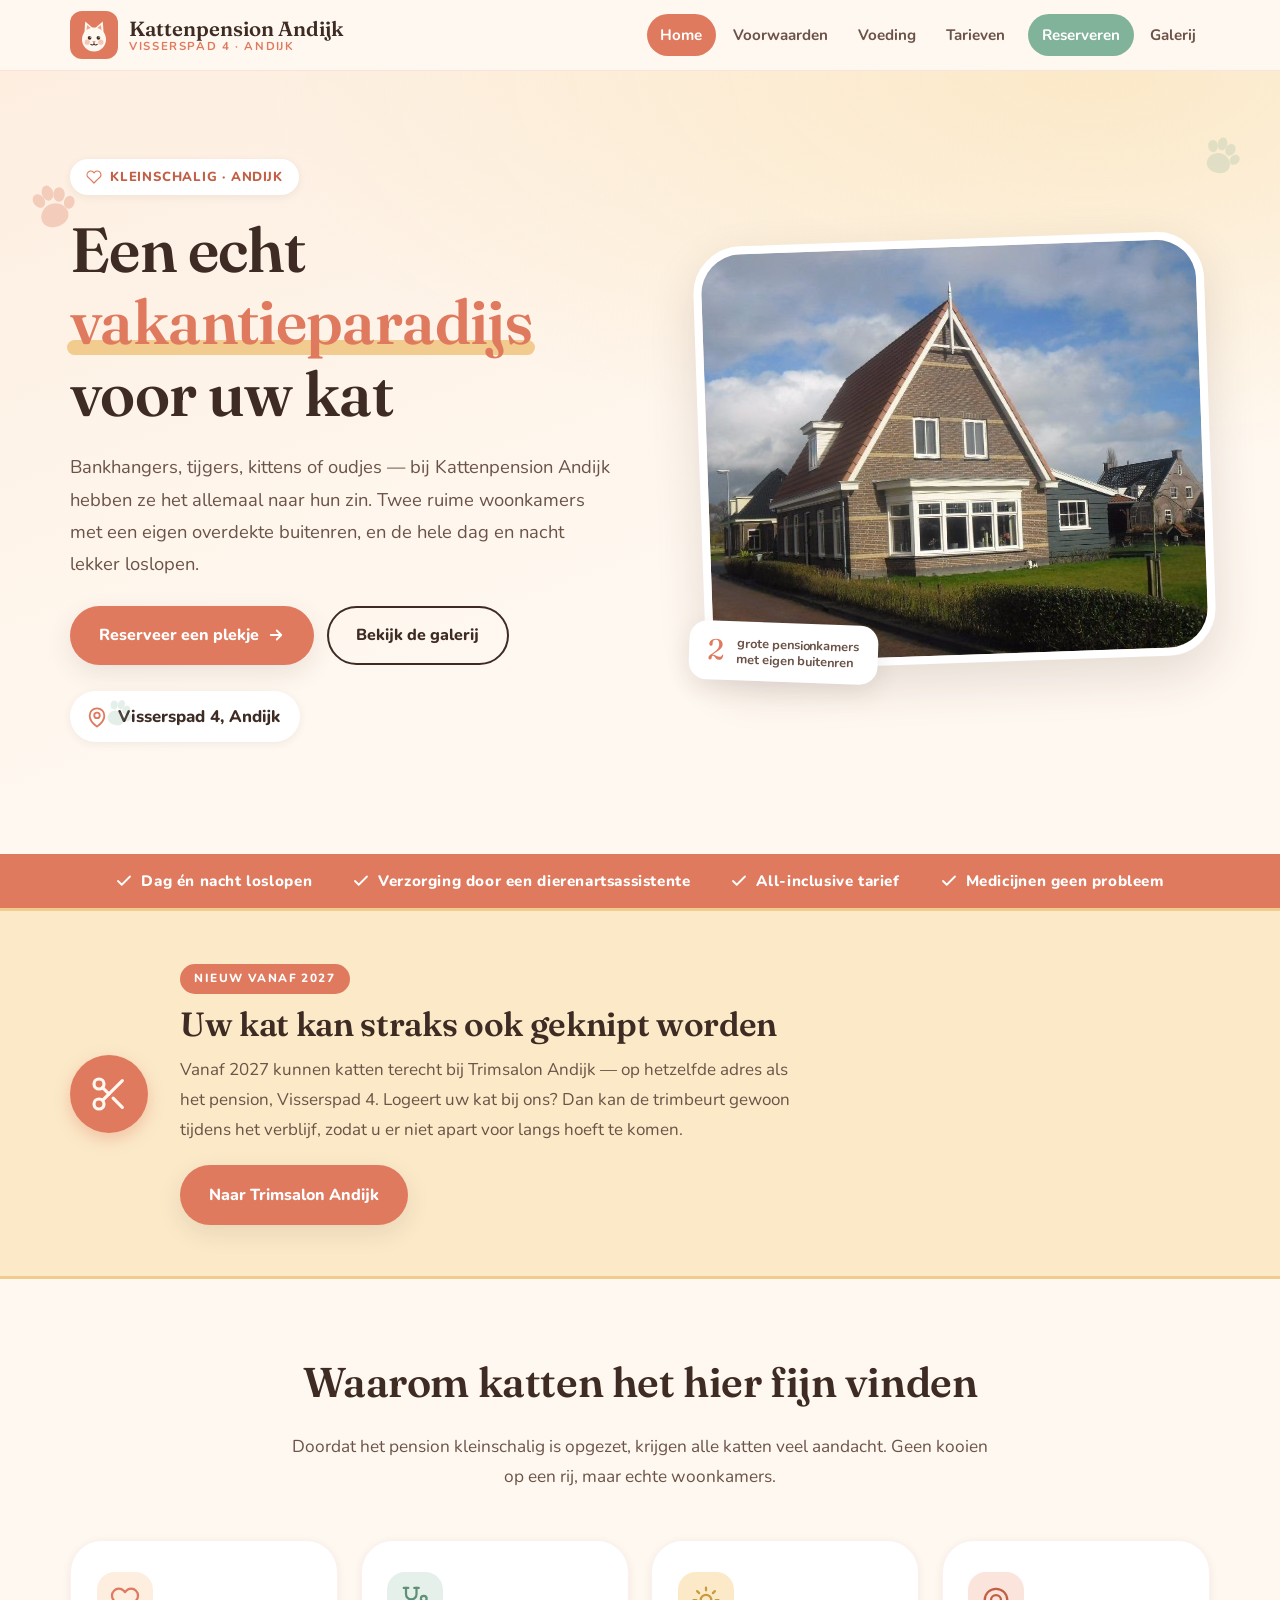
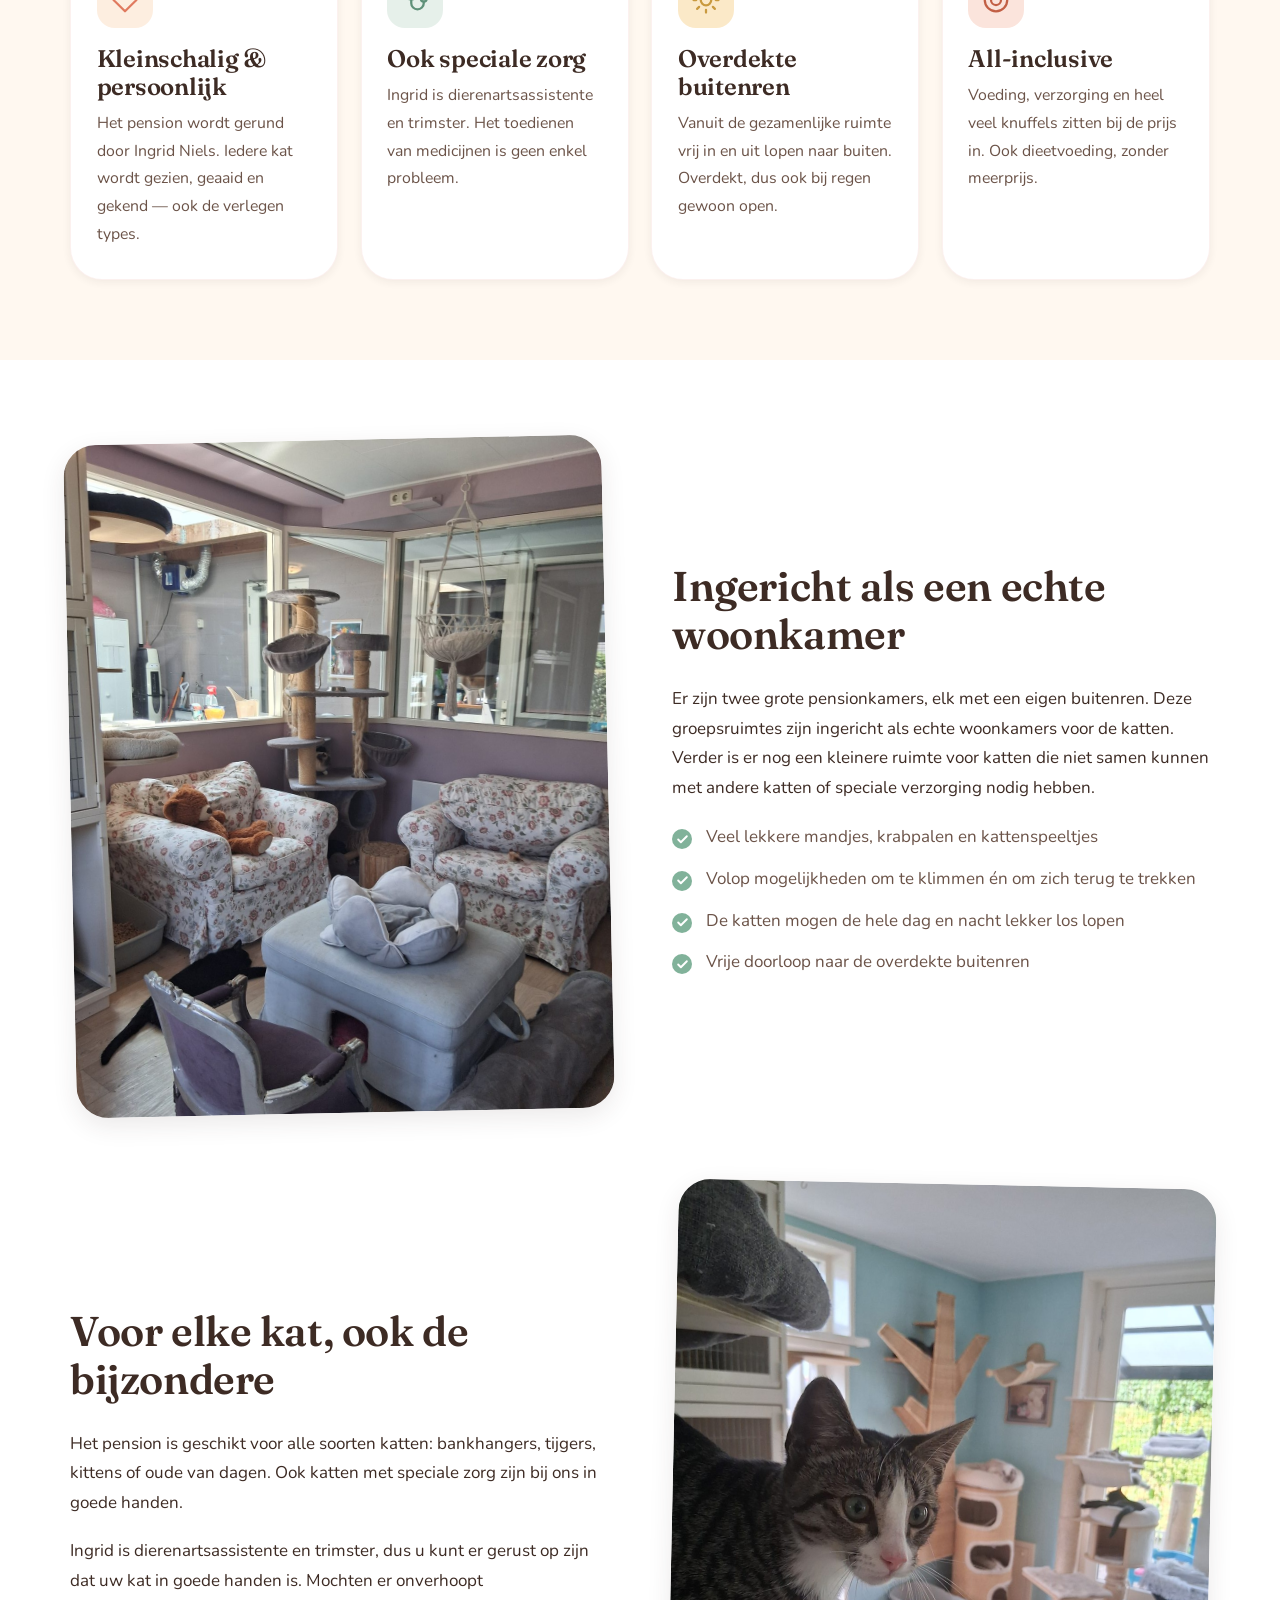
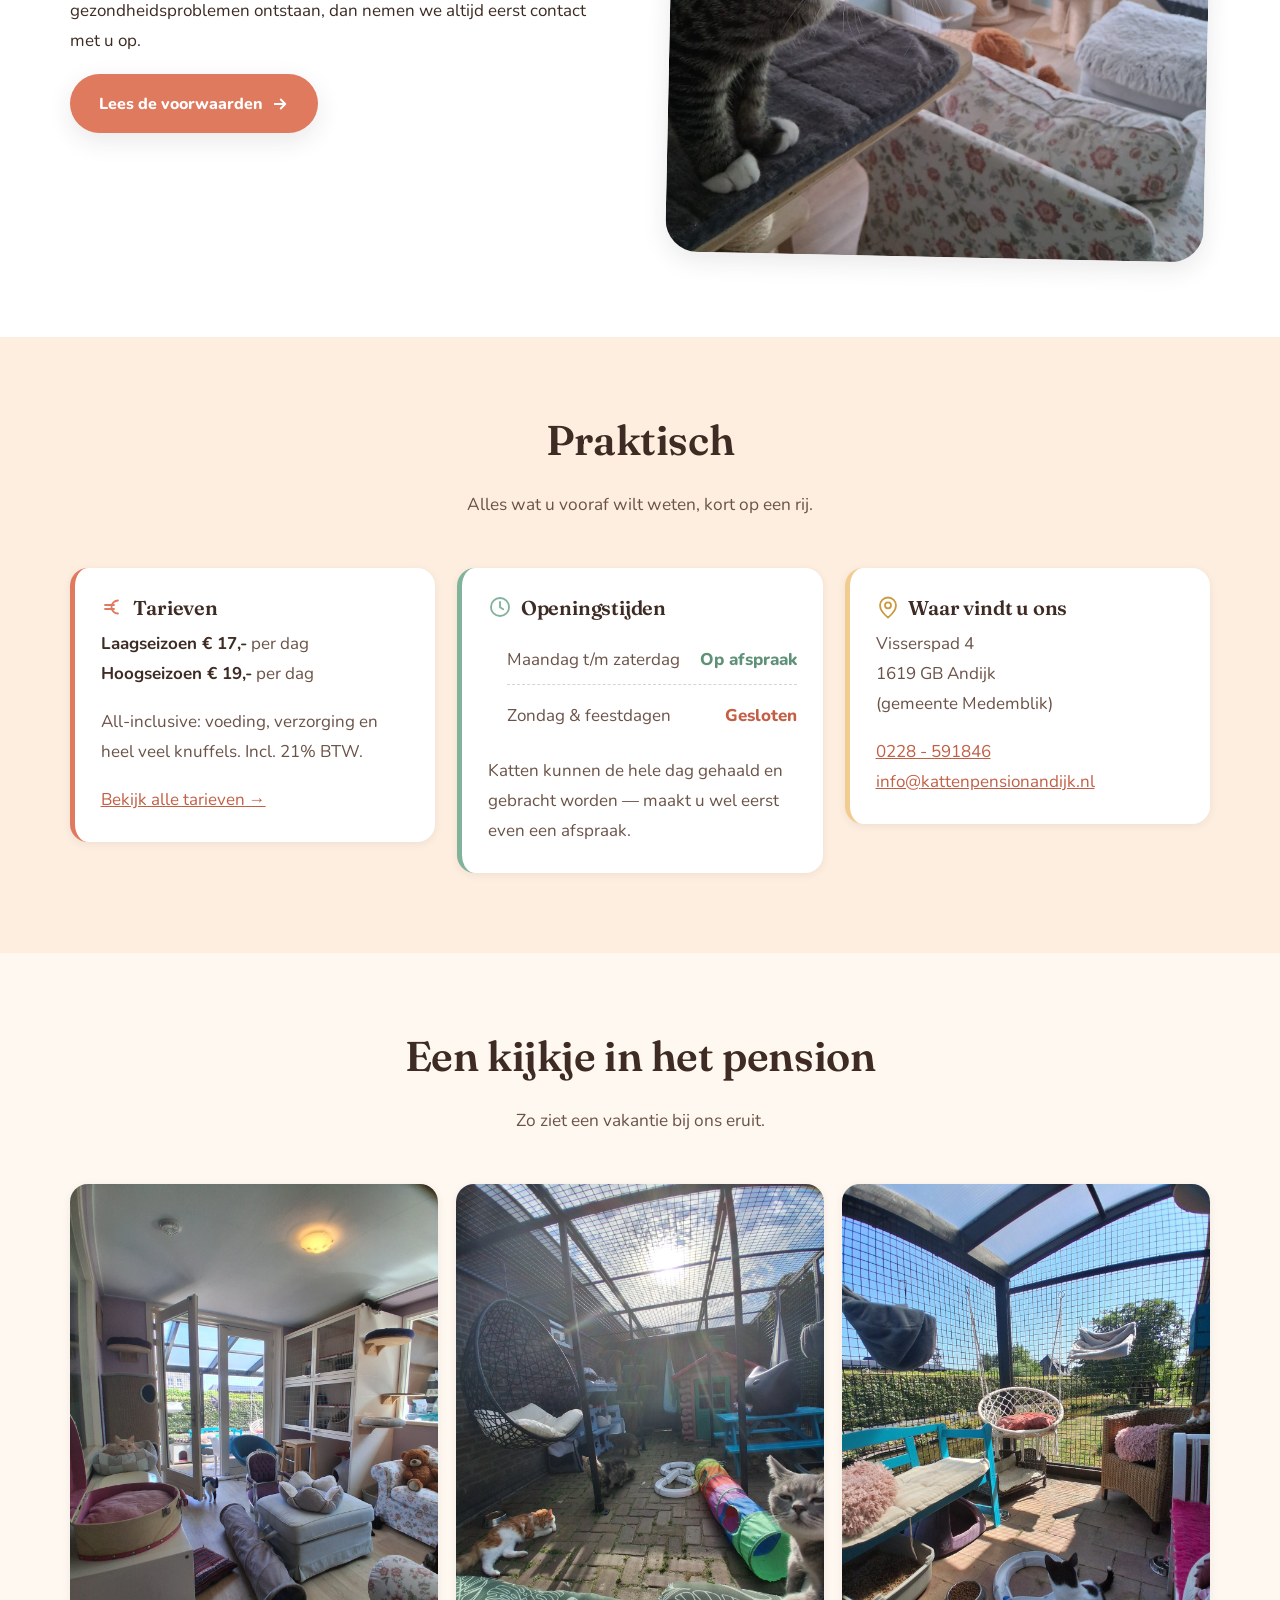
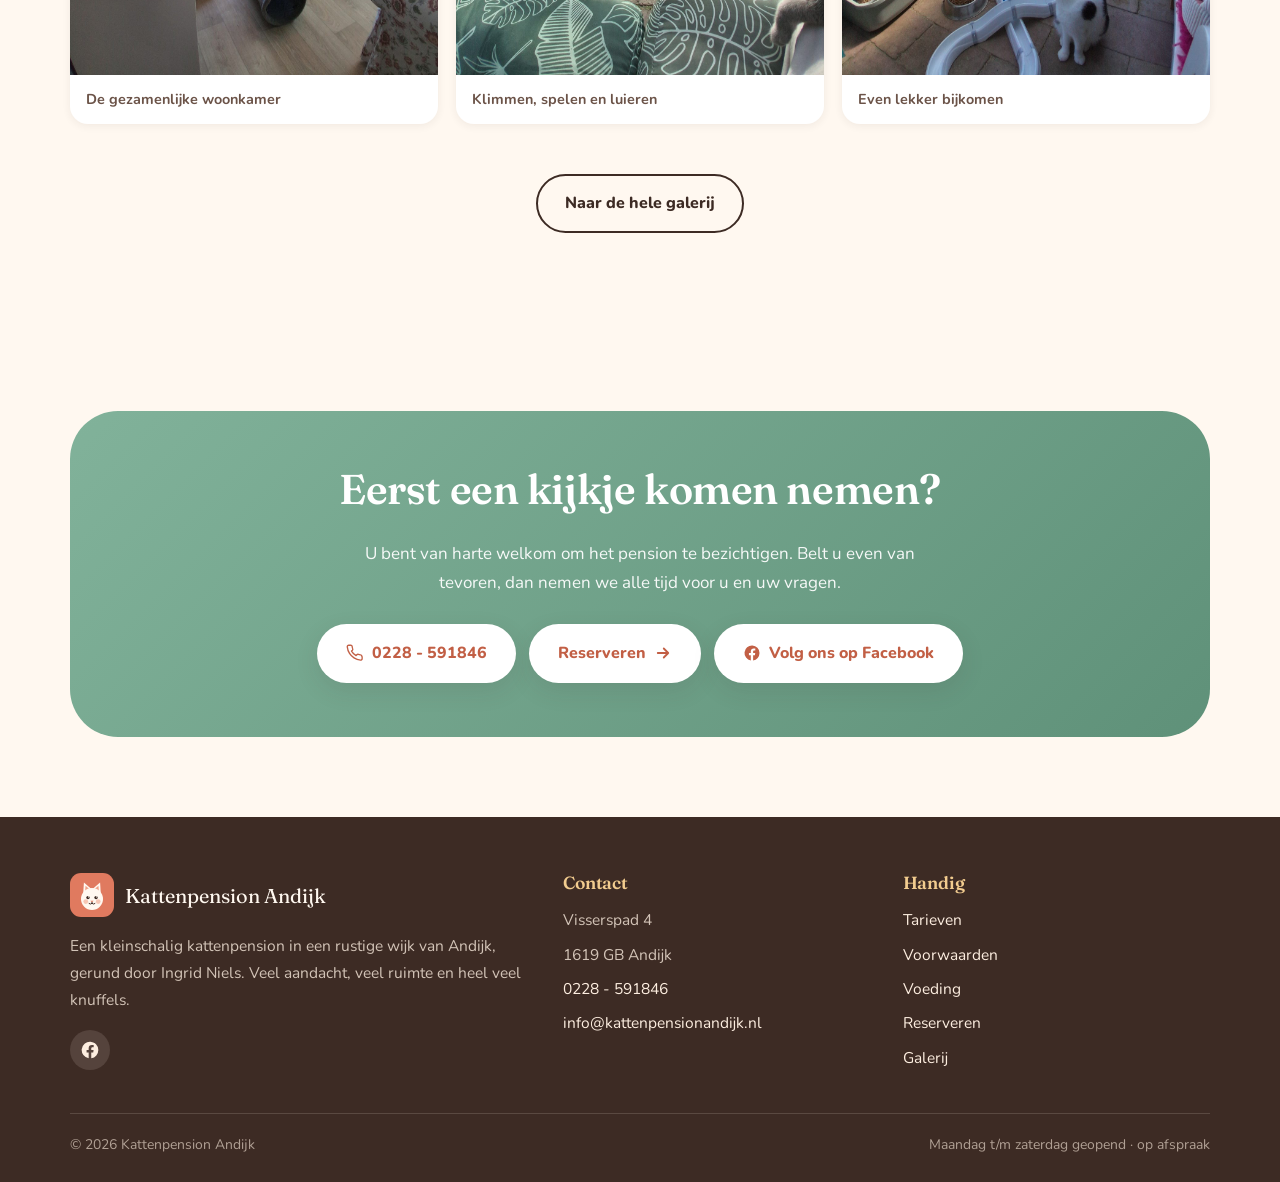
<file: index.html>
<!DOCTYPE html>
<html lang="nl">
<head>
<meta charset="utf-8">
<meta name="viewport" content="width=device-width, initial-scale=1">
<title>Home | Kattenpension Andijk</title>
<meta name="description" content="Kleinschalig kattenpension in Andijk (gemeente Medemblik). Twee ruime pensionkamers met overdekte buitenren, persoonlijke aandacht en verzorging door een dierenartsassistente.">
<meta name="author" content="Kattenpension Andijk">
<link rel="canonical" href="https://www.kattenpensionandijk.nl/">
<meta property="og:type" content="website">
<meta property="og:site_name" content="Kattenpension Andijk">
<meta property="og:title" content="Home | Kattenpension Andijk">
<meta property="og:description" content="Kleinschalig kattenpension in Andijk (gemeente Medemblik). Twee ruime pensionkamers met overdekte buitenren, persoonlijke aandacht en verzorging door een dierenartsassistente.">
<meta property="og:url" content="https://www.kattenpensionandijk.nl/">
<meta property="og:locale" content="nl_NL">
<link rel="icon" href="assets/img/favicon.svg" type="image/svg+xml">
<link rel="preconnect" href="https://fonts.googleapis.com">
<link rel="preconnect" href="https://fonts.gstatic.com" crossorigin>
<link href="https://fonts.googleapis.com/css2?family=Fraunces:opsz,wght@9..144,500;9..144,600;9..144,700&family=Nunito:wght@400;700;800&display=swap" rel="stylesheet">
<link rel="stylesheet" href="assets/css/style.css">
</head>
<body>
<a class="skip" href="#main">Direct naar de inhoud</a>
<header class="site-header">
  <div class="wrap header-inner">
    <a class="brand" href="index.html">
      <img src="assets/img/logo.svg" alt="" width="48" height="48">
      <span class="brand-text">
        <span class="brand-name">Kattenpension Andijk</span>
        <span class="brand-sub">Visserspad 4 &middot; Andijk</span>
      </span>
    </a>
    <button class="nav-toggle" type="button" aria-expanded="false" aria-controls="hoofdmenu" aria-label="Menu openen"><span></span></button>
    <nav class="site-nav" id="hoofdmenu" aria-label="Hoofdmenu">
      <ul>
        <li><a href="index.html" aria-current="page">Home</a></li>
        <li><a href="voorwaarden.html">Voorwaarden</a></li>
        <li><a href="voeding.html">Voeding</a></li>
        <li><a href="tarieven.html">Tarieven</a></li>
        <li><a href="reserveren.html" class="nav-cta">Reserveren</a></li>
        <li><a href="galerij.html">Galerij</a></li>
      </ul>
    </nav>
  </div>
</header>

<main id="main">

<section class="hero">
  <img class="paw-deco a" src="assets/img/paw.svg" alt="" aria-hidden="true">
  <img class="paw-deco b" src="assets/img/paw-sage.svg" alt="" aria-hidden="true">
  <img class="paw-deco c" src="assets/img/paw-sage.svg" alt="" aria-hidden="true">
  <div class="wrap hero-grid">
    <div>
      <span class="eyebrow"><svg viewBox="0 0 24 24" fill="none" stroke="#e07a5f" stroke-width="1.8" stroke-linecap="round" stroke-linejoin="round"><path d="M20.8 4.6a5.5 5.5 0 0 0-7.8 0L12 5.7l-1-1.1a5.5 5.5 0 0 0-7.8 7.8l1.1 1L12 21l7.7-7.6 1.1-1a5.5 5.5 0 0 0 0-7.8z"/></svg> Kleinschalig &middot; Andijk</span>
      <h1>Een echt <em>vakantieparadijs</em> voor uw kat</h1>
      <p class="hero-lead">Bankhangers, tijgers, kittens of oudjes &mdash; bij Kattenpension Andijk hebben ze het allemaal naar hun zin. Twee ruime woonkamers met een eigen overdekte buitenren, en de hele dag en nacht lekker loslopen.</p>
      <div class="hero-actions">
        <a class="btn btn-primary" href="reserveren.html">Reserveer een plekje <svg viewBox="0 0 24 24" fill="none" stroke="currentColor" stroke-width="2.4" stroke-linecap="round" stroke-linejoin="round"><path d="M5 12h14M13 6l6 6-6 6"/></svg></a>
        <a class="btn btn-ghost" href="galerij.html">Bekijk de galerij</a>
      </div>
      <a class="hero-adres" href="https://www.google.com/maps/search/?api=1&amp;query=Visserspad+4%2C+1619+GB+Andijk" target="_blank" rel="noopener">
        <svg viewBox="0 0 24 24" fill="none" stroke="#e07a5f" stroke-width="2" stroke-linecap="round" stroke-linejoin="round" aria-hidden="true"><path d="M20 10.5c0 6-8 12-8 12s-8-6-8-12a8 8 0 0 1 16 0z"/><circle cx="12" cy="10.3" r="3"/></svg>
        <span>Visserspad 4, Andijk</span>
      </a>
    </div>
    <div class="hero-art">
      <div class="photo-frame"><img src="assets/img/huis.jpg" alt="Het pand van Kattenpension Andijk aan het Visserspad in Andijk" fetchpriority="high" decoding="async"></div>
      <div class="hero-badge">
        <span class="num">2</span>
        <span class="lbl">grote pensionkamers<br>met eigen buitenren</span>
      </div>
    </div>
  </div>
</section>

<div class="strip">
  <div class="wrap strip-inner">
    <span><svg viewBox="0 0 24 24" fill="none" stroke="currentColor" stroke-width="2.4" stroke-linecap="round" stroke-linejoin="round"><polyline points="20 6 9 17 4 12"/></svg> Dag &eacute;n nacht loslopen</span>
    <span><svg viewBox="0 0 24 24" fill="none" stroke="currentColor" stroke-width="2.4" stroke-linecap="round" stroke-linejoin="round"><polyline points="20 6 9 17 4 12"/></svg> Verzorging door een dierenartsassistente</span>
    <span><svg viewBox="0 0 24 24" fill="none" stroke="currentColor" stroke-width="2.4" stroke-linecap="round" stroke-linejoin="round"><polyline points="20 6 9 17 4 12"/></svg> All-inclusive tarief</span>
    <span><svg viewBox="0 0 24 24" fill="none" stroke="currentColor" stroke-width="2.4" stroke-linecap="round" stroke-linejoin="round"><polyline points="20 6 9 17 4 12"/></svg> Medicijnen geen probleem</span>
  </div>
</div>

<section class="nieuws">
  <div class="wrap nieuws-inner">
    <span class="nieuws-icoon"><svg viewBox="0 0 24 24" fill="none" stroke="#fff8f0" stroke-width="1.9" stroke-linecap="round" stroke-linejoin="round" aria-hidden="true"><circle cx="6" cy="6" r="3"/><circle cx="6" cy="18" r="3"/><path d="M20 4 8.12 15.88"/><path d="M14.47 14.48 20 20"/><path d="M8.12 8.12 12 12"/></svg></span>
    <div class="nieuws-tekst">
      <span class="nieuws-tag">Nieuw vanaf 2027</span>
      <h2>Uw kat kan straks ook geknipt worden</h2>
      <p>Vanaf 2027 kunnen katten terecht bij Trimsalon Andijk &mdash; op hetzelfde adres als het pension, Visserspad&nbsp;4. Logeert uw kat bij ons? Dan kan de trimbeurt gewoon tijdens het verblijf, zodat u er niet apart voor langs hoeft te komen.</p>
      <a class="btn btn-primary" href="https://www.trimsalonandijk.nl/" target="_blank" rel="noopener">Naar Trimsalon Andijk</a>
    </div>
  </div>
</section>

<section class="section">
  <div class="wrap">
    <div class="section-head reveal">
      <h2>Waarom katten het hier fijn vinden</h2>
      <p>Doordat het pension kleinschalig is opgezet, krijgen alle katten veel aandacht. Geen kooien op een rij, maar echte woonkamers.</p>
    </div>
    <div class="cards reveal">
      <article class="card">
        <div class="card-icon"><svg viewBox="0 0 24 24" fill="none" stroke="#e07a5f" stroke-width="1.8" stroke-linecap="round" stroke-linejoin="round"><path d="M20.8 4.6a5.5 5.5 0 0 0-7.8 0L12 5.7l-1-1.1a5.5 5.5 0 0 0-7.8 7.8l1.1 1L12 21l7.7-7.6 1.1-1a5.5 5.5 0 0 0 0-7.8z"/></svg></div>
        <h3>Kleinschalig &amp; persoonlijk</h3>
        <p>Het pension wordt gerund door Ingrid Niels. Iedere kat wordt gezien, geaaid en gekend &mdash; ook de verlegen types.</p>
      </article>
      <article class="card">
        <div class="card-icon"><svg viewBox="0 0 24 24" fill="none" stroke="#5f9179" stroke-width="1.8" stroke-linecap="round" stroke-linejoin="round"><path d="M4.8 2.3v5a4.2 4.2 0 0 0 8.4 0v-5"/><path d="M3 2.3h3.6M11.4 2.3H15"/><path d="M9 11.5v3a5 5 0 0 0 10 0v-1.2"/><circle cx="19" cy="11" r="2.3"/></svg></div>
        <h3>Ook speciale zorg</h3>
        <p>Ingrid is dierenartsassistente en trimster. Het toedienen van medicijnen is geen enkel probleem.</p>
      </article>
      <article class="card">
        <div class="card-icon"><svg viewBox="0 0 24 24" fill="none" stroke="#c99a3f" stroke-width="1.8" stroke-linecap="round" stroke-linejoin="round"><circle cx="12" cy="12" r="4.2"/><path d="M12 2v2.2M12 19.8V22M2 12h2.2M19.8 12H22M4.9 4.9l1.6 1.6M17.5 17.5l1.6 1.6M19.1 4.9l-1.6 1.6M6.5 17.5l-1.6 1.6"/></svg></div>
        <h3>Overdekte buitenren</h3>
        <p>Vanuit de gezamenlijke ruimte vrij in en uit lopen naar buiten. Overdekt, dus ook bij regen gewoon open.</p>
      </article>
      <article class="card">
        <div class="card-icon"><svg viewBox="0 0 24 24" fill="none" stroke="#c25f45" stroke-width="1.8" stroke-linecap="round" stroke-linejoin="round"><circle cx="12" cy="12" r="9"/><circle cx="12" cy="12" r="4"/></svg></div>
        <h3>All-inclusive</h3>
        <p>Voeding, verzorging en heel veel knuffels zitten bij de prijs in. Ook dieetvoeding, zonder meerprijs.</p>
      </article>
    </div>
  </div>
</section>

<section class="section section-tint">
  <div class="wrap">
    <div class="split">
      <div class="split-media tilt-l reveal"><img src="assets/img/woonkamer-banken.jpg" alt="Pensionkamer met bloemetjesbanken, krabpaal en hangmand" loading="lazy" decoding="async"></div>
      <div class="reveal">
        <h2>Ingericht als een echte woonkamer</h2>
        <p>Er zijn twee grote pensionkamers, elk met een eigen buitenren. Deze groepsruimtes zijn ingericht als echte woonkamers voor de katten. Verder is er nog een kleinere ruimte voor katten die niet samen kunnen met andere katten of speciale verzorging nodig hebben.</p>
        <ul class="checklist">
          <li>Veel lekkere mandjes, krabpalen en kattenspeeltjes</li>
          <li>Volop mogelijkheden om te klimmen &eacute;n om zich terug te trekken</li>
          <li>De katten mogen de hele dag en nacht lekker los lopen</li>
          <li>Vrije doorloop naar de overdekte buitenren</li>
        </ul>
      </div>
    </div>

    <div class="split reverse">
      <div class="split-media tilt reveal"><img src="assets/img/kat-blauwe-kamer.jpg" alt="Cyperse kat op een kussen in de lichtblauwe pensionkamer" loading="lazy" decoding="async"></div>
      <div class="reveal">
        <h2>Voor elke kat, ook de bijzondere</h2>
        <p>Het pension is geschikt voor alle soorten katten: bankhangers, tijgers, kittens of oude van dagen. Ook katten met speciale zorg zijn bij ons in goede handen.</p>
        <p>Ingrid is dierenartsassistente en trimster, dus u kunt er gerust op zijn dat uw kat in goede handen is. Mochten er onverhoopt gezondheidsproblemen ontstaan, dan nemen we altijd eerst contact met u op.</p>
        <a class="btn btn-primary" href="voorwaarden.html">Lees de voorwaarden <svg viewBox="0 0 24 24" fill="none" stroke="currentColor" stroke-width="2.4" stroke-linecap="round" stroke-linejoin="round"><path d="M5 12h14M13 6l6 6-6 6"/></svg></a>
      </div>
    </div>
  </div>
</section>

<section class="section section-warm">
  <div class="wrap">
    <div class="section-head reveal">
      <h2>Praktisch</h2>
      <p>Alles wat u vooraf wilt weten, kort op een rij.</p>
    </div>
    <div class="prose-grid reveal">
      <div class="info-block">
        <h3><svg viewBox="0 0 24 24" fill="none" stroke="#e07a5f" stroke-width="1.8" stroke-linecap="round" stroke-linejoin="round"><path d="M17 5.5a6.5 6.5 0 1 0 0 13"/><path d="M4 10h9M4 14h9"/></svg> Tarieven</h3>
        <p><strong>Laagseizoen &euro; 17,-</strong> per dag<br><strong>Hoogseizoen &euro; 19,-</strong> per dag</p>
        <p>All-inclusive: voeding, verzorging en heel veel knuffels. Incl. 21% BTW.</p>
        <p><a href="tarieven.html">Bekijk alle tarieven &rarr;</a></p>
      </div>
      <div class="info-block groen">
        <h3><svg viewBox="0 0 24 24" fill="none" stroke="#81b29a" stroke-width="1.8" stroke-linecap="round" stroke-linejoin="round"><circle cx="12" cy="12" r="9"/><path d="M12 7v5.2l3.2 2"/></svg> Openingstijden</h3>
        <ul class="tijden">
          <li><span>Maandag t/m zaterdag</span> <span class="open">Op afspraak</span></li>
          <li><span>Zondag &amp; feestdagen</span> <span class="dicht">Gesloten</span></li>
        </ul>
        <p style="margin-top:1rem">Katten kunnen de hele dag gehaald en gebracht worden &mdash; maakt u wel eerst even een afspraak.</p>
      </div>
      <div class="info-block geel">
        <h3><svg viewBox="0 0 24 24" fill="none" stroke="#c99a3f" stroke-width="1.8" stroke-linecap="round" stroke-linejoin="round"><path d="M20 10.5c0 6-8 12-8 12s-8-6-8-12a8 8 0 0 1 16 0z"/><circle cx="12" cy="10.3" r="3"/></svg> Waar vindt u ons</h3>
        <p>Visserspad 4<br>1619 GB Andijk<br>(gemeente Medemblik)</p>
        <p><a href="tel:+31228591846">0228 - 591846</a><br><a href="mailto:info@kattenpensionandijk.nl">info@<wbr>kattenpensionandijk.nl</a></p>
      </div>
    </div>
  </div>
</section>

<section class="section">
  <div class="wrap">
    <div class="section-head reveal">
      <h2>Een kijkje in het pension</h2>
      <p>Zo ziet een vakantie bij ons eruit.</p>
    </div>
    <div class="gallery reveal">
      <figure><img src="assets/img/woonkamer-doorloop.jpg" alt="Woonkamer met openslaande deuren naar de buitenren" loading="lazy" decoding="async"><figcaption>De gezamenlijke woonkamer</figcaption></figure>
      <figure><img src="assets/img/buitenren-zon.jpg" alt="Katten spelen in de zonnige overdekte buitenren" loading="lazy" decoding="async"><figcaption>Klimmen, spelen en luieren</figcaption></figure>
      <figure><img src="assets/img/buitenren-uitzicht.jpg" alt="Kat in de buitenren met uitzicht over het weiland" loading="lazy" decoding="async"><figcaption>Even lekker bijkomen</figcaption></figure>
    </div>
    <p class="center" style="margin-top:2rem"><a class="btn btn-ghost" href="galerij.html">Naar de hele galerij</a></p>
  </div>
</section>

<section class="section">
  <div class="wrap">
    <div class="cta-band reveal">
      <h2>Eerst een kijkje komen nemen?</h2>
      <p>U bent van harte welkom om het pension te bezichtigen. Belt u even van tevoren, dan nemen we alle tijd voor u en uw vragen.</p>
      <div class="cta-actions">
        <a class="btn btn-light" href="tel:+31228591846"><svg viewBox="0 0 24 24" fill="none" stroke="currentColor" stroke-width="1.8" stroke-linecap="round" stroke-linejoin="round"><path d="M21.5 16.9v2.6a2 2 0 0 1-2.2 2 19.7 19.7 0 0 1-8.6-3 19.4 19.4 0 0 1-6-6 19.7 19.7 0 0 1-3-8.7A2 2 0 0 1 3.6 1.6h2.6a2 2 0 0 1 2 1.7c.1 1 .4 2 .7 2.9a2 2 0 0 1-.4 2.1L7.4 9.4a16 16 0 0 0 6 6l1.1-1.1a2 2 0 0 1 2.1-.5c.9.4 1.9.6 2.9.8a2 2 0 0 1 1.7 2z"/></svg> 0228 - 591846</a>
        <a class="btn btn-light" href="reserveren.html">Reserveren <svg viewBox="0 0 24 24" fill="none" stroke="currentColor" stroke-width="2.4" stroke-linecap="round" stroke-linejoin="round"><path d="M5 12h14M13 6l6 6-6 6"/></svg></a>
        <a class="btn btn-light" href="https://www.facebook.com/kattenpensionandijk" target="_blank" rel="noopener"><svg viewBox="0 0 24 24" fill="currentColor"><path d="M22 12a10 10 0 1 0-11.6 9.9v-7H7.9V12h2.5V9.8c0-2.5 1.5-3.9 3.8-3.9 1.1 0 2.2.2 2.2.2v2.5h-1.3c-1.2 0-1.6.8-1.6 1.6V12h2.8l-.4 2.9h-2.4v7A10 10 0 0 0 22 12z"/></svg> Volg ons op Facebook</a>
      </div>
    </div>
  </div>
</section>

</main>
<footer class="site-footer">
  <div class="wrap">
    <div class="footer-grid">
      <div>
        <div class="footer-brand">
          <img src="assets/img/logo.svg" alt="" width="44" height="44">
          <span>Kattenpension Andijk</span>
        </div>
        <p>Een kleinschalig kattenpension in een rustige wijk van Andijk, gerund door Ingrid Niels. Veel aandacht, veel ruimte en heel veel knuffels.</p>
        <div class="socials">
          <a href="https://www.facebook.com/kattenpensionandijk" target="_blank" rel="noopener" aria-label="Facebook"><svg viewBox="0 0 24 24" fill="currentColor"><path d="M22 12a10 10 0 1 0-11.6 9.9v-7H7.9V12h2.5V9.8c0-2.5 1.5-3.9 3.8-3.9 1.1 0 2.2.2 2.2.2v2.5h-1.3c-1.2 0-1.6.8-1.6 1.6V12h2.8l-.4 2.9h-2.4v7A10 10 0 0 0 22 12z"/></svg></a>
        </div>
      </div>
      <div>
        <h4>Contact</h4>
        <ul>
          <li>Visserspad 4</li>
          <li>1619 GB Andijk</li>
          <li><a href="tel:+31228591846">0228 - 591846</a></li>
          <li><a href="mailto:info@kattenpensionandijk.nl">info@<wbr>kattenpensionandijk.nl</a></li>
        </ul>
      </div>
      <div>
        <h4>Handig</h4>
        <ul>
          <li><a href="tarieven.html">Tarieven</a></li>
          <li><a href="voorwaarden.html">Voorwaarden</a></li>
          <li><a href="voeding.html">Voeding</a></li>
          <li><a href="reserveren.html">Reserveren</a></li>
          <li><a href="galerij.html">Galerij</a></li>
        </ul>
      </div>
    </div>
    <div class="footer-bottom">
      <span>&copy; <span data-jaar>2026</span> Kattenpension Andijk</span>
      <span>Maandag t/m zaterdag geopend &middot; op afspraak</span>
    </div>
  </div>
</footer>
<script src="assets/js/main.js"></script>
</body>
</html>
</file>
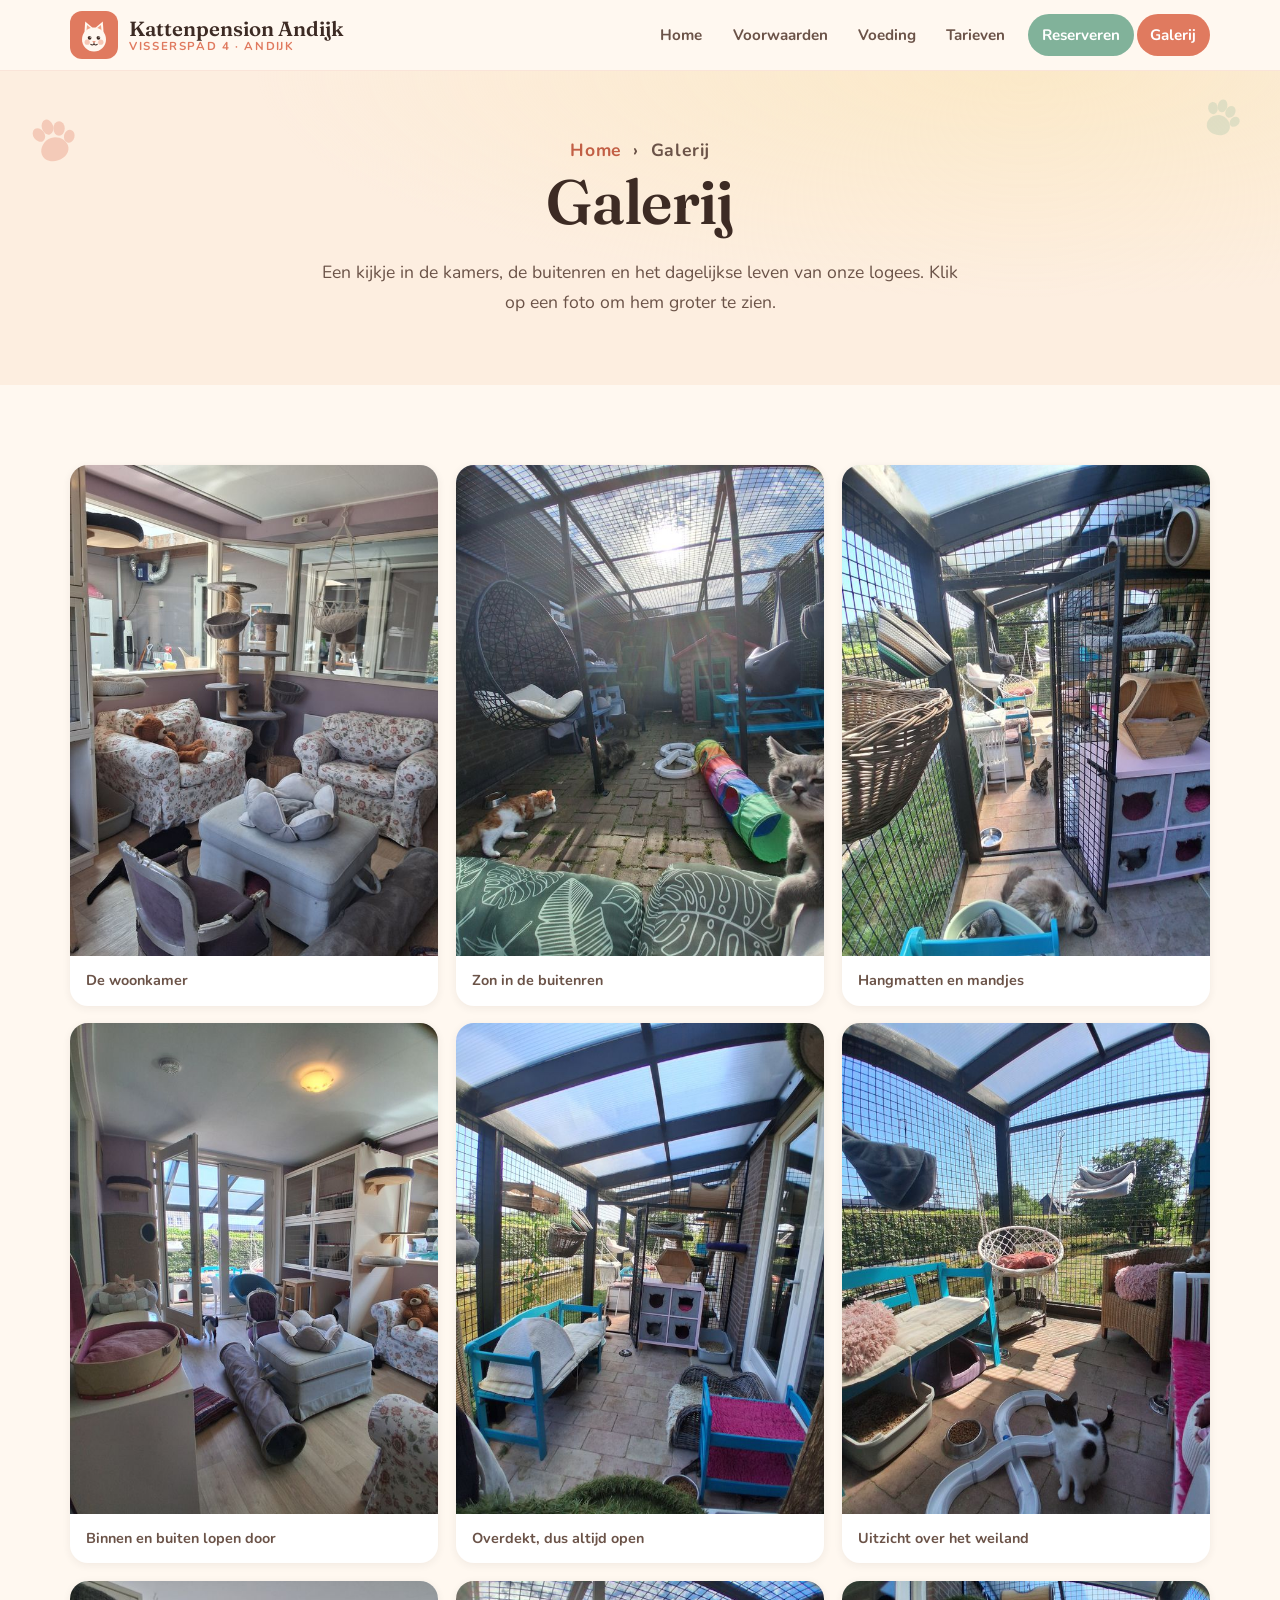
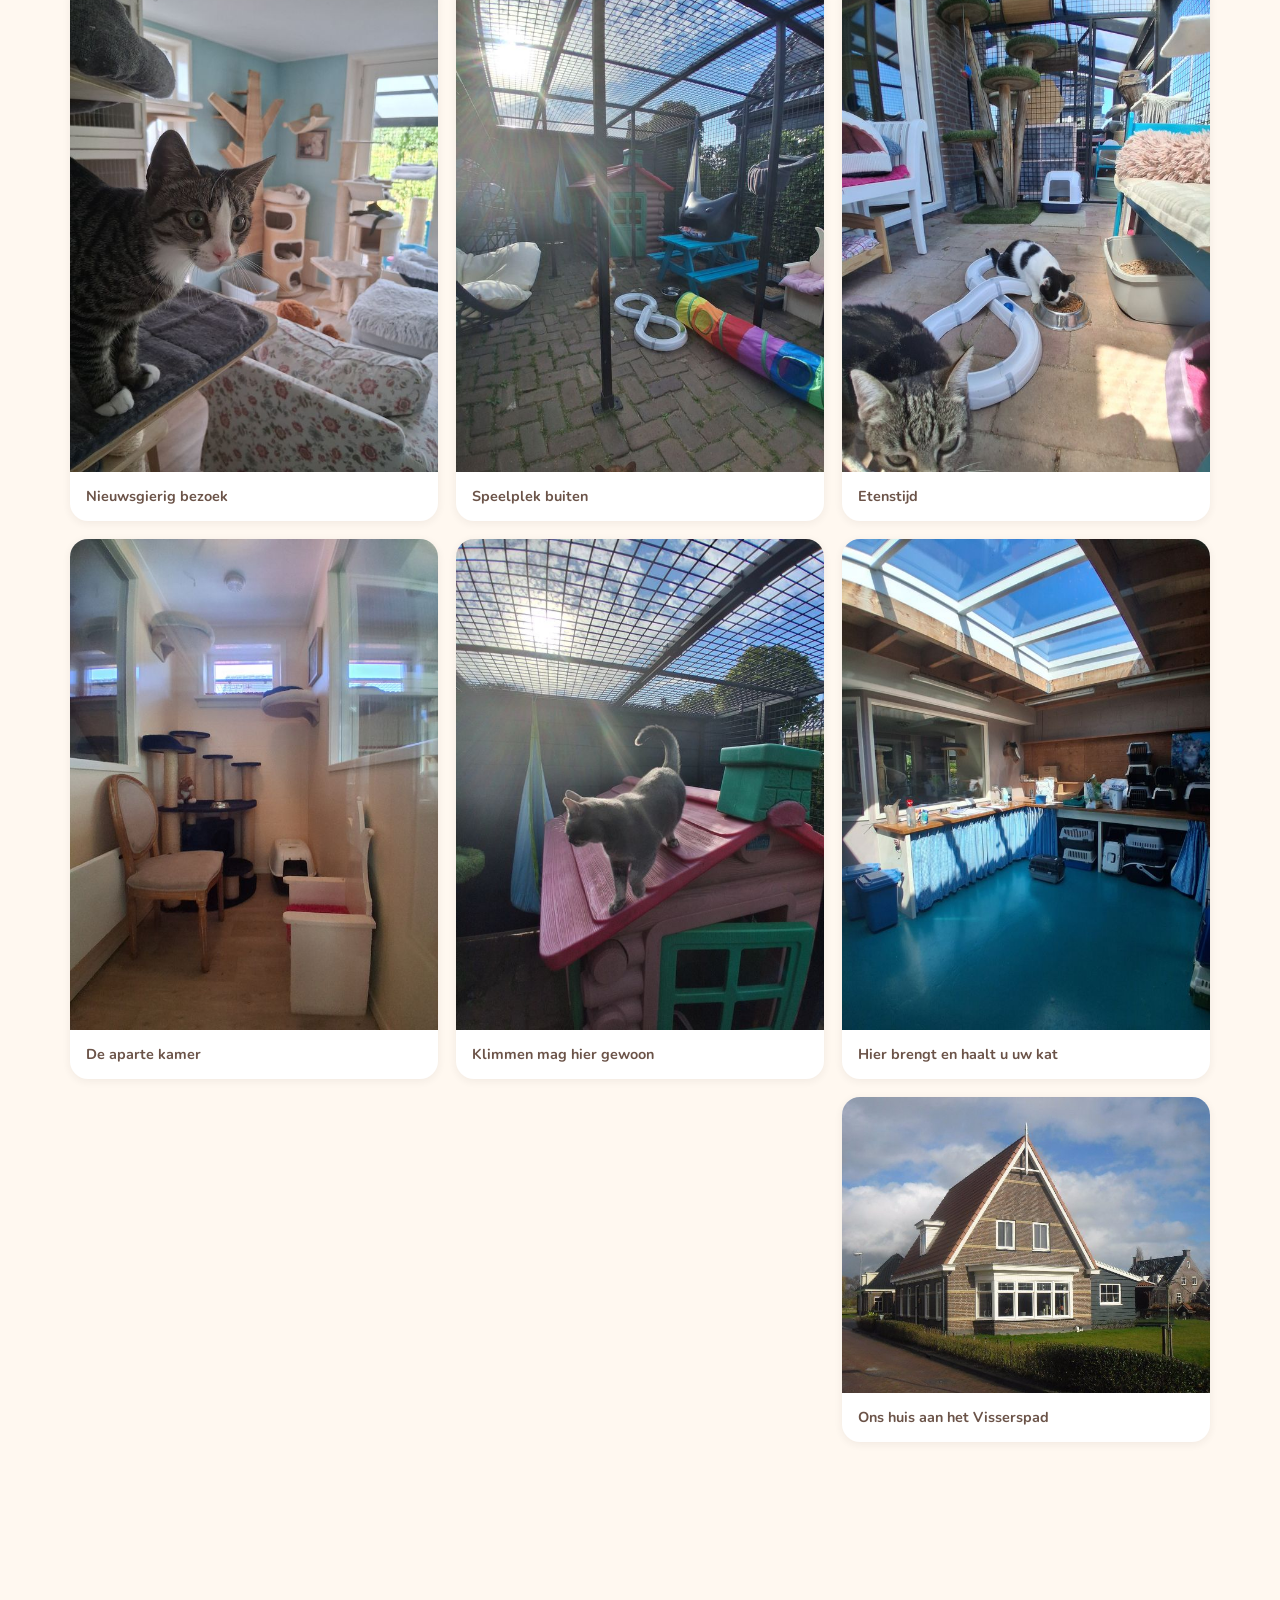
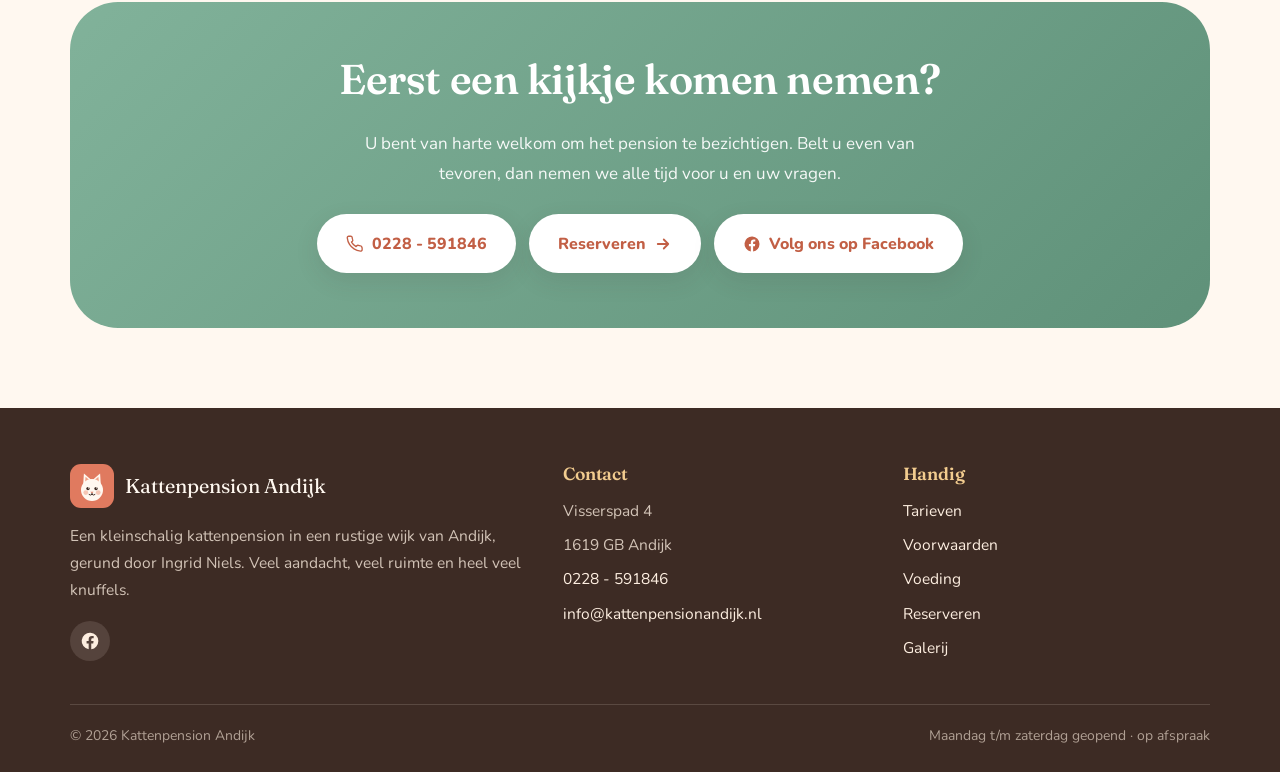
<file: galerij.html>
<!DOCTYPE html>
<html lang="nl">
<head>
<meta charset="utf-8">
<meta name="viewport" content="width=device-width, initial-scale=1">
<title>Galerij | Kattenpension Andijk</title>
<meta name="description" content="Foto's van Kattenpension Andijk: de pensionkamers, de overdekte buitenren en onze gasten.">
<meta name="author" content="Kattenpension Andijk">
<link rel="canonical" href="https://www.kattenpensionandijk.nl/galerij.html">
<meta property="og:type" content="website">
<meta property="og:site_name" content="Kattenpension Andijk">
<meta property="og:title" content="Galerij | Kattenpension Andijk">
<meta property="og:description" content="Foto's van Kattenpension Andijk: de pensionkamers, de overdekte buitenren en onze gasten.">
<meta property="og:url" content="https://www.kattenpensionandijk.nl/galerij.html">
<meta property="og:locale" content="nl_NL">
<link rel="icon" href="assets/img/favicon.svg" type="image/svg+xml">
<link rel="preconnect" href="https://fonts.googleapis.com">
<link rel="preconnect" href="https://fonts.gstatic.com" crossorigin>
<link href="https://fonts.googleapis.com/css2?family=Fraunces:opsz,wght@9..144,500;9..144,600;9..144,700&family=Nunito:wght@400;700;800&display=swap" rel="stylesheet">
<link rel="stylesheet" href="assets/css/style.css">
</head>
<body>
<a class="skip" href="#main">Direct naar de inhoud</a>
<header class="site-header">
  <div class="wrap header-inner">
    <a class="brand" href="index.html">
      <img src="assets/img/logo.svg" alt="" width="48" height="48">
      <span class="brand-text">
        <span class="brand-name">Kattenpension Andijk</span>
        <span class="brand-sub">Visserspad 4 &middot; Andijk</span>
      </span>
    </a>
    <button class="nav-toggle" type="button" aria-expanded="false" aria-controls="hoofdmenu" aria-label="Menu openen"><span></span></button>
    <nav class="site-nav" id="hoofdmenu" aria-label="Hoofdmenu">
      <ul>
        <li><a href="index.html">Home</a></li>
        <li><a href="voorwaarden.html">Voorwaarden</a></li>
        <li><a href="voeding.html">Voeding</a></li>
        <li><a href="tarieven.html">Tarieven</a></li>
        <li><a href="reserveren.html" class="nav-cta">Reserveren</a></li>
        <li><a href="galerij.html" aria-current="page">Galerij</a></li>
      </ul>
    </nav>
  </div>
</header>

<main id="main">
<section class="page-hero">
  <img class="paw-deco a" src="assets/img/paw.svg" alt="" aria-hidden="true">
  <img class="paw-deco c" src="assets/img/paw-sage.svg" alt="" aria-hidden="true">
  <div class="wrap">
    <p class="crumbs"><a href="index.html">Home</a> &nbsp;&rsaquo;&nbsp; Galerij</p>
    <h1>Galerij</h1>
    <p>Een kijkje in de kamers, de buitenren en het dagelijkse leven van onze logees. Klik op een foto om hem groter te zien.</p>
  </div>
</section>

<section class="section">
  <div class="wrap">
    <div class="gallery reveal">
      <figure><img src="assets/img/woonkamer-banken-800.jpg" data-full="assets/img/woonkamer-banken.jpg" alt="Pensionkamer met bloemetjesbanken, krabpaal en hangmand" loading="lazy" decoding="async"><figcaption>De woonkamer</figcaption></figure>
      <figure><img src="assets/img/woonkamer-doorloop-800.jpg" data-full="assets/img/woonkamer-doorloop.jpg" alt="Woonkamer met openslaande deuren naar de buitenren" loading="lazy" decoding="async"><figcaption>Binnen en buiten lopen door</figcaption></figure>
      <figure><img src="assets/img/kat-blauwe-kamer-800.jpg" data-full="assets/img/kat-blauwe-kamer.jpg" alt="Cyperse kat op een kussen in de lichtblauwe pensionkamer" loading="lazy" decoding="async"><figcaption>Nieuwsgierig bezoek</figcaption></figure>
      <figure><img src="assets/img/aparte-kamer-800.jpg" data-full="assets/img/aparte-kamer.jpg" alt="De kleinere aparte kamer met krabpaal en eigen kattenbak" loading="lazy" decoding="async"><figcaption>De aparte kamer</figcaption></figure>
      <figure><img src="assets/img/buitenren-zon-800.jpg" data-full="assets/img/buitenren-zon.jpg" alt="Katten spelen in de zonnige overdekte buitenren" loading="lazy" decoding="async"><figcaption>Zon in de buitenren</figcaption></figure>
      <figure><img src="assets/img/buitenren-overdekt-800.jpg" data-full="assets/img/buitenren-overdekt.jpg" alt="Overdekte buitenren met banken en een kattenhuisje" loading="lazy" decoding="async"><figcaption>Overdekt, dus altijd open</figcaption></figure>
      <figure><img src="assets/img/buitenren-speelplek-800.jpg" data-full="assets/img/buitenren-speelplek.jpg" alt="Speelhuisje, tunnel en picknicktafel in de buitenren" loading="lazy" decoding="async"><figcaption>Speelplek buiten</figcaption></figure>
      <figure><img src="assets/img/kat-op-speelhuis-800.jpg" data-full="assets/img/kat-op-speelhuis.jpg" alt="Grijze kat loopt over het dak van het speelhuisje" loading="lazy" decoding="async"><figcaption>Klimmen mag hier gewoon</figcaption></figure>
      <figure><img src="assets/img/hangmatten-mandjes-800.jpg" data-full="assets/img/hangmatten-mandjes.jpg" alt="Hangmatten, manden en kattenhuisjes in de buitenren" loading="lazy" decoding="async"><figcaption>Hangmatten en mandjes</figcaption></figure>
      <figure><img src="assets/img/buitenren-uitzicht-800.jpg" data-full="assets/img/buitenren-uitzicht.jpg" alt="Kat in de buitenren met uitzicht over het weiland" loading="lazy" decoding="async"><figcaption>Uitzicht over het weiland</figcaption></figure>
      <figure><img src="assets/img/etenstijd-800.jpg" data-full="assets/img/etenstijd.jpg" alt="Kat eet uit een voerbak in de buitenren" loading="lazy" decoding="async"><figcaption>Etenstijd</figcaption></figure>
      <figure><img src="assets/img/ontvangstruimte-800.jpg" data-full="assets/img/ontvangstruimte.jpg" alt="De ontvangstruimte waar katten gebracht en gehaald worden" loading="lazy" decoding="async"><figcaption>Hier brengt en haalt u uw kat</figcaption></figure>
      <figure><img src="assets/img/huis-800.jpg" data-full="assets/img/huis.jpg" alt="Het pand van Kattenpension Andijk aan het Visserspad in Andijk" loading="lazy" decoding="async"><figcaption>Ons huis aan het Visserspad</figcaption></figure>
    </div>
  </div>
</section>

<section class="section">
  <div class="wrap">
    <div class="cta-band reveal">
      <h2>Eerst een kijkje komen nemen?</h2>
      <p>U bent van harte welkom om het pension te bezichtigen. Belt u even van tevoren, dan nemen we alle tijd voor u en uw vragen.</p>
      <div class="cta-actions">
        <a class="btn btn-light" href="tel:+31228591846"><svg viewBox="0 0 24 24" fill="none" stroke="currentColor" stroke-width="1.8" stroke-linecap="round" stroke-linejoin="round"><path d="M21.5 16.9v2.6a2 2 0 0 1-2.2 2 19.7 19.7 0 0 1-8.6-3 19.4 19.4 0 0 1-6-6 19.7 19.7 0 0 1-3-8.7A2 2 0 0 1 3.6 1.6h2.6a2 2 0 0 1 2 1.7c.1 1 .4 2 .7 2.9a2 2 0 0 1-.4 2.1L7.4 9.4a16 16 0 0 0 6 6l1.1-1.1a2 2 0 0 1 2.1-.5c.9.4 1.9.6 2.9.8a2 2 0 0 1 1.7 2z"/></svg> 0228 - 591846</a>
        <a class="btn btn-light" href="reserveren.html">Reserveren <svg viewBox="0 0 24 24" fill="none" stroke="currentColor" stroke-width="2.4" stroke-linecap="round" stroke-linejoin="round"><path d="M5 12h14M13 6l6 6-6 6"/></svg></a>
        <a class="btn btn-light" href="https://www.facebook.com/kattenpensionandijk" target="_blank" rel="noopener"><svg viewBox="0 0 24 24" fill="currentColor"><path d="M22 12a10 10 0 1 0-11.6 9.9v-7H7.9V12h2.5V9.8c0-2.5 1.5-3.9 3.8-3.9 1.1 0 2.2.2 2.2.2v2.5h-1.3c-1.2 0-1.6.8-1.6 1.6V12h2.8l-.4 2.9h-2.4v7A10 10 0 0 0 22 12z"/></svg> Volg ons op Facebook</a>
      </div>
    </div>
  </div>
</section>

</main>
<footer class="site-footer">
  <div class="wrap">
    <div class="footer-grid">
      <div>
        <div class="footer-brand">
          <img src="assets/img/logo.svg" alt="" width="44" height="44">
          <span>Kattenpension Andijk</span>
        </div>
        <p>Een kleinschalig kattenpension in een rustige wijk van Andijk, gerund door Ingrid Niels. Veel aandacht, veel ruimte en heel veel knuffels.</p>
        <div class="socials">
          <a href="https://www.facebook.com/kattenpensionandijk" target="_blank" rel="noopener" aria-label="Facebook"><svg viewBox="0 0 24 24" fill="currentColor"><path d="M22 12a10 10 0 1 0-11.6 9.9v-7H7.9V12h2.5V9.8c0-2.5 1.5-3.9 3.8-3.9 1.1 0 2.2.2 2.2.2v2.5h-1.3c-1.2 0-1.6.8-1.6 1.6V12h2.8l-.4 2.9h-2.4v7A10 10 0 0 0 22 12z"/></svg></a>
        </div>
      </div>
      <div>
        <h4>Contact</h4>
        <ul>
          <li>Visserspad 4</li>
          <li>1619 GB Andijk</li>
          <li><a href="tel:+31228591846">0228 - 591846</a></li>
          <li><a href="mailto:info@kattenpensionandijk.nl">info@<wbr>kattenpensionandijk.nl</a></li>
        </ul>
      </div>
      <div>
        <h4>Handig</h4>
        <ul>
          <li><a href="tarieven.html">Tarieven</a></li>
          <li><a href="voorwaarden.html">Voorwaarden</a></li>
          <li><a href="voeding.html">Voeding</a></li>
          <li><a href="reserveren.html">Reserveren</a></li>
          <li><a href="galerij.html">Galerij</a></li>
        </ul>
      </div>
    </div>
    <div class="footer-bottom">
      <span>&copy; <span data-jaar>2026</span> Kattenpension Andijk</span>
      <span>Maandag t/m zaterdag geopend &middot; op afspraak</span>
    </div>
  </div>
</footer>
<script src="assets/js/main.js"></script>
</body>
</html>
</file>
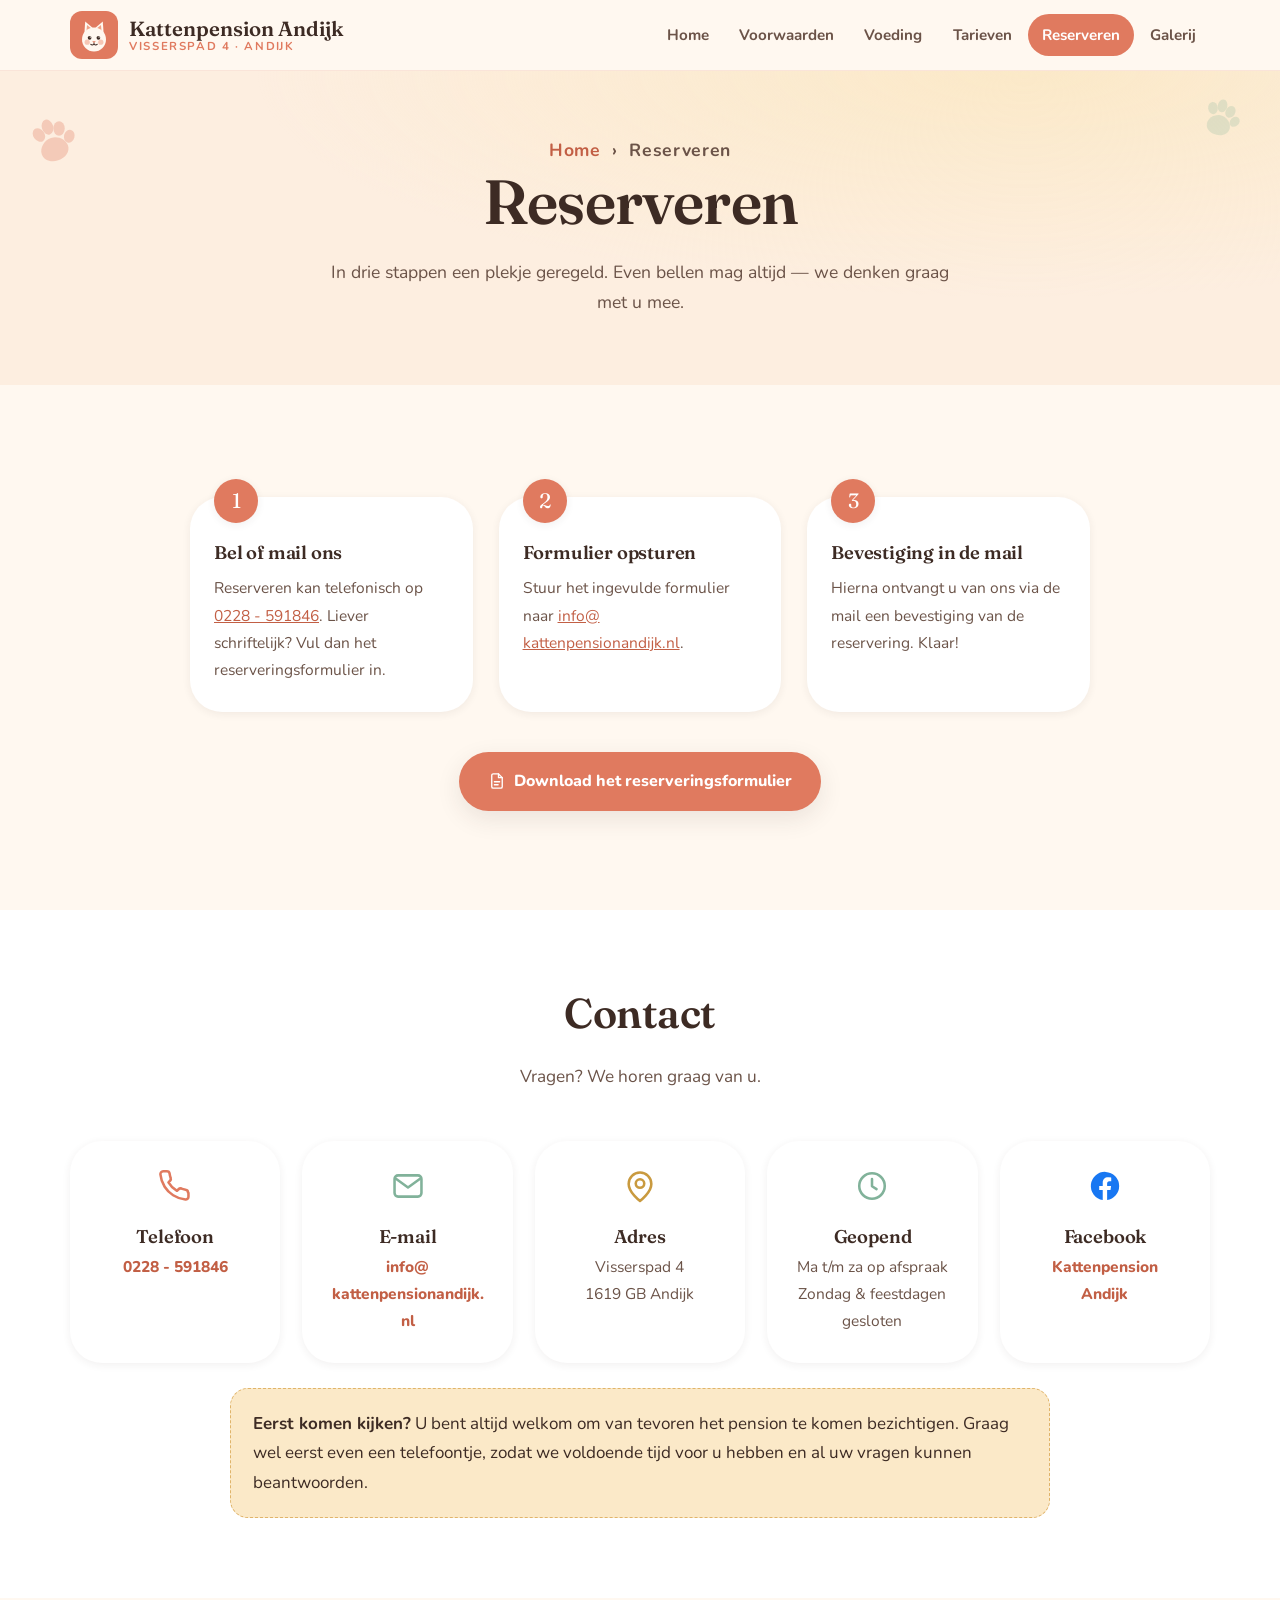
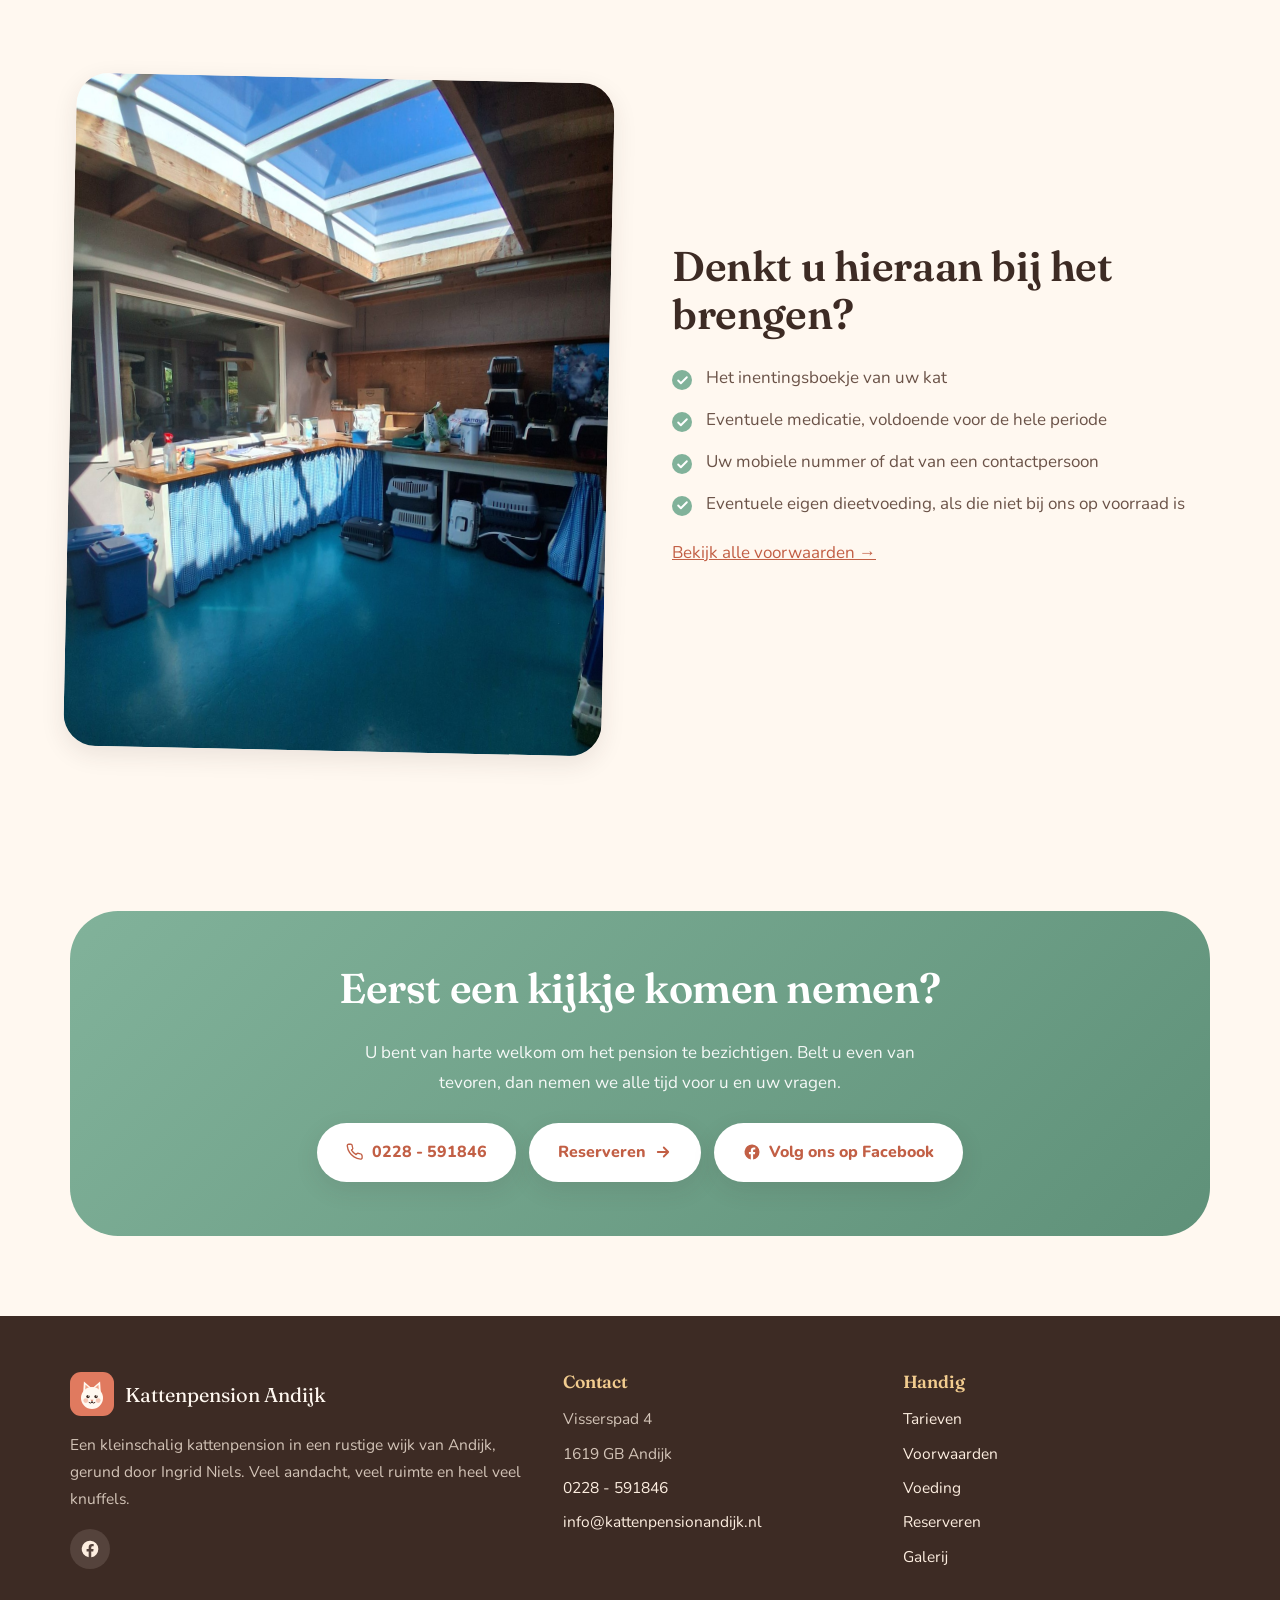
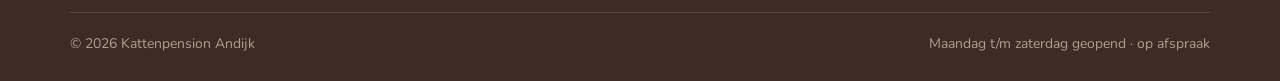
<file: reserveren.html>
<!DOCTYPE html>
<html lang="nl">
<head>
<meta charset="utf-8">
<meta name="viewport" content="width=device-width, initial-scale=1">
<title>Reserveren | Kattenpension Andijk</title>
<meta name="description" content="Reserveer een plekje bij Kattenpension Andijk: bel 0228-591846 of stuur het reserveringsformulier naar info@kattenpensionandijk.nl.">
<meta name="author" content="Kattenpension Andijk">
<link rel="canonical" href="https://www.kattenpensionandijk.nl/reserveren.html">
<meta property="og:type" content="website">
<meta property="og:site_name" content="Kattenpension Andijk">
<meta property="og:title" content="Reserveren | Kattenpension Andijk">
<meta property="og:description" content="Reserveer een plekje bij Kattenpension Andijk: bel 0228-591846 of stuur het reserveringsformulier naar info@kattenpensionandijk.nl.">
<meta property="og:url" content="https://www.kattenpensionandijk.nl/reserveren.html">
<meta property="og:locale" content="nl_NL">
<link rel="icon" href="assets/img/favicon.svg" type="image/svg+xml">
<link rel="preconnect" href="https://fonts.googleapis.com">
<link rel="preconnect" href="https://fonts.gstatic.com" crossorigin>
<link href="https://fonts.googleapis.com/css2?family=Fraunces:opsz,wght@9..144,500;9..144,600;9..144,700&family=Nunito:wght@400;700;800&display=swap" rel="stylesheet">
<link rel="stylesheet" href="assets/css/style.css">
</head>
<body>
<a class="skip" href="#main">Direct naar de inhoud</a>
<header class="site-header">
  <div class="wrap header-inner">
    <a class="brand" href="index.html">
      <img src="assets/img/logo.svg" alt="" width="48" height="48">
      <span class="brand-text">
        <span class="brand-name">Kattenpension Andijk</span>
        <span class="brand-sub">Visserspad 4 &middot; Andijk</span>
      </span>
    </a>
    <button class="nav-toggle" type="button" aria-expanded="false" aria-controls="hoofdmenu" aria-label="Menu openen"><span></span></button>
    <nav class="site-nav" id="hoofdmenu" aria-label="Hoofdmenu">
      <ul>
        <li><a href="index.html">Home</a></li>
        <li><a href="voorwaarden.html">Voorwaarden</a></li>
        <li><a href="voeding.html">Voeding</a></li>
        <li><a href="tarieven.html">Tarieven</a></li>
        <li><a href="reserveren.html" aria-current="page">Reserveren</a></li>
        <li><a href="galerij.html">Galerij</a></li>
      </ul>
    </nav>
  </div>
</header>

<main id="main">
<section class="page-hero">
  <img class="paw-deco a" src="assets/img/paw.svg" alt="" aria-hidden="true">
  <img class="paw-deco c" src="assets/img/paw-sage.svg" alt="" aria-hidden="true">
  <div class="wrap">
    <p class="crumbs"><a href="index.html">Home</a> &nbsp;&rsaquo;&nbsp; Reserveren</p>
    <h1>Reserveren</h1>
    <p>In drie stappen een plekje geregeld. Even bellen mag altijd &mdash; we denken graag met u mee.</p>
  </div>
</section>

<section class="section">
  <div class="wrap" style="max-width:900px">
    <div class="stappen reveal">
      <div class="stap">
        <h3>Bel of mail ons</h3>
        <p>Reserveren kan telefonisch op <a href="tel:+31228591846">0228 - 591846</a>. Liever schriftelijk? Vul dan het reserveringsformulier in.</p>
      </div>
      <div class="stap">
        <h3>Formulier opsturen</h3>
        <p>Stuur het ingevulde formulier naar <a href="mailto:info@kattenpensionandijk.nl">info@<wbr>kattenpensionandijk.nl</a>.</p>
      </div>
      <div class="stap">
        <h3>Bevestiging in de mail</h3>
        <p>Hierna ontvangt u van ons via de mail een bevestiging van de reservering. Klaar!</p>
      </div>
    </div>

    <p class="center" style="margin-top:2.5rem">
      <a class="btn btn-primary" href="https://irp-cdn.multiscreensite.com/d75ab5e1/files/uploaded/Reserveringsformulier.doc"><svg viewBox="0 0 24 24" fill="none" stroke="currentColor" stroke-width="1.8" stroke-linecap="round" stroke-linejoin="round"><path d="M14 2.5H7a2 2 0 0 0-2 2v15a2 2 0 0 0 2 2h10a2 2 0 0 0 2-2V7.5z"/><path d="M14 2.5v5h5M8.5 13h7M8.5 17h5"/></svg> Download het reserveringsformulier</a>
    </p>
  </div>
</section>

<section class="section section-tint">
  <div class="wrap">
    <div class="section-head reveal">
      <h2>Contact</h2>
      <p>Vragen? We horen graag van u.</p>
    </div>
    <div class="contact-grid reveal">
      <div class="contact-kaart">
        <svg viewBox="0 0 24 24" fill="none" stroke="#e07a5f" stroke-width="1.8" stroke-linecap="round" stroke-linejoin="round"><path d="M21.5 16.9v2.6a2 2 0 0 1-2.2 2 19.7 19.7 0 0 1-8.6-3 19.4 19.4 0 0 1-6-6 19.7 19.7 0 0 1-3-8.7A2 2 0 0 1 3.6 1.6h2.6a2 2 0 0 1 2 1.7c.1 1 .4 2 .7 2.9a2 2 0 0 1-.4 2.1L7.4 9.4a16 16 0 0 0 6 6l1.1-1.1a2 2 0 0 1 2.1-.5c.9.4 1.9.6 2.9.8a2 2 0 0 1 1.7 2z"/></svg>
        <h3>Telefoon</h3>
        <p><a href="tel:+31228591846">0228 - 591846</a></p>
      </div>
      <div class="contact-kaart">
        <svg viewBox="0 0 24 24" fill="none" stroke="#81b29a" stroke-width="1.8" stroke-linecap="round" stroke-linejoin="round"><rect x="2.5" y="4.5" width="19" height="15" rx="2.5"/><path d="M3 6.5l9 6.5 9-6.5"/></svg>
        <h3>E-mail</h3>
        <p><a href="mailto:info@kattenpensionandijk.nl">info@<wbr>kattenpensionandijk.nl</a></p>
      </div>
      <div class="contact-kaart">
        <svg viewBox="0 0 24 24" fill="none" stroke="#c99a3f" stroke-width="1.8" stroke-linecap="round" stroke-linejoin="round"><path d="M20 10.5c0 6-8 12-8 12s-8-6-8-12a8 8 0 0 1 16 0z"/><circle cx="12" cy="10.3" r="3"/></svg>
        <h3>Adres</h3>
        <p>Visserspad 4<br>1619 GB Andijk</p>
      </div>
      <div class="contact-kaart">
        <svg viewBox="0 0 24 24" fill="none" stroke="#81b29a" stroke-width="1.8" stroke-linecap="round" stroke-linejoin="round"><circle cx="12" cy="12" r="9"/><path d="M12 7v5.2l3.2 2"/></svg>
        <h3>Geopend</h3>
        <p>Ma t/m za op afspraak<br>Zondag &amp; feestdagen gesloten</p>
      </div>
      <div class="contact-kaart">
        <svg viewBox="0 0 24 24" fill="#1877F2"><path d="M22 12a10 10 0 1 0-11.6 9.9v-7H7.9V12h2.5V9.8c0-2.5 1.5-3.9 3.8-3.9 1.1 0 2.2.2 2.2.2v2.5h-1.3c-1.2 0-1.6.8-1.6 1.6V12h2.8l-.4 2.9h-2.4v7A10 10 0 0 0 22 12z"/></svg>
        <h3>Facebook</h3>
        <p><a href="https://www.facebook.com/kattenpensionandijk" target="_blank" rel="noopener">Kattenpension Andijk</a></p>
      </div>
    </div>

    <div class="note reveal" style="max-width:820px;margin-inline:auto">
      <p><strong>Eerst komen kijken?</strong> U bent altijd welkom om van tevoren het pension te komen bezichtigen. Graag wel eerst even een telefoontje, zodat we voldoende tijd voor u hebben en al uw vragen kunnen beantwoorden.</p>
    </div>
  </div>
</section>

<section class="section">
  <div class="wrap">
    <div class="split">
      <div class="split-media tilt reveal"><img src="assets/img/ontvangstruimte.jpg" alt="De ontvangstruimte waar katten gebracht en gehaald worden" loading="lazy" decoding="async"></div>
      <div class="reveal">
        <h2>Denkt u hieraan bij het brengen?</h2>
        <ul class="checklist">
          <li>Het inentingsboekje van uw kat</li>
          <li>Eventuele medicatie, voldoende voor de hele periode</li>
          <li>Uw mobiele nummer of dat van een contactpersoon</li>
          <li>Eventuele eigen dieetvoeding, als die niet bij ons op voorraad is</li>
        </ul>
        <p style="margin-top:1.2rem"><a href="voorwaarden.html">Bekijk alle voorwaarden &rarr;</a></p>
      </div>
    </div>
  </div>
</section>

<section class="section">
  <div class="wrap">
    <div class="cta-band reveal">
      <h2>Eerst een kijkje komen nemen?</h2>
      <p>U bent van harte welkom om het pension te bezichtigen. Belt u even van tevoren, dan nemen we alle tijd voor u en uw vragen.</p>
      <div class="cta-actions">
        <a class="btn btn-light" href="tel:+31228591846"><svg viewBox="0 0 24 24" fill="none" stroke="currentColor" stroke-width="1.8" stroke-linecap="round" stroke-linejoin="round"><path d="M21.5 16.9v2.6a2 2 0 0 1-2.2 2 19.7 19.7 0 0 1-8.6-3 19.4 19.4 0 0 1-6-6 19.7 19.7 0 0 1-3-8.7A2 2 0 0 1 3.6 1.6h2.6a2 2 0 0 1 2 1.7c.1 1 .4 2 .7 2.9a2 2 0 0 1-.4 2.1L7.4 9.4a16 16 0 0 0 6 6l1.1-1.1a2 2 0 0 1 2.1-.5c.9.4 1.9.6 2.9.8a2 2 0 0 1 1.7 2z"/></svg> 0228 - 591846</a>
        <a class="btn btn-light" href="reserveren.html">Reserveren <svg viewBox="0 0 24 24" fill="none" stroke="currentColor" stroke-width="2.4" stroke-linecap="round" stroke-linejoin="round"><path d="M5 12h14M13 6l6 6-6 6"/></svg></a>
        <a class="btn btn-light" href="https://www.facebook.com/kattenpensionandijk" target="_blank" rel="noopener"><svg viewBox="0 0 24 24" fill="currentColor"><path d="M22 12a10 10 0 1 0-11.6 9.9v-7H7.9V12h2.5V9.8c0-2.5 1.5-3.9 3.8-3.9 1.1 0 2.2.2 2.2.2v2.5h-1.3c-1.2 0-1.6.8-1.6 1.6V12h2.8l-.4 2.9h-2.4v7A10 10 0 0 0 22 12z"/></svg> Volg ons op Facebook</a>
      </div>
    </div>
  </div>
</section>

</main>
<footer class="site-footer">
  <div class="wrap">
    <div class="footer-grid">
      <div>
        <div class="footer-brand">
          <img src="assets/img/logo.svg" alt="" width="44" height="44">
          <span>Kattenpension Andijk</span>
        </div>
        <p>Een kleinschalig kattenpension in een rustige wijk van Andijk, gerund door Ingrid Niels. Veel aandacht, veel ruimte en heel veel knuffels.</p>
        <div class="socials">
          <a href="https://www.facebook.com/kattenpensionandijk" target="_blank" rel="noopener" aria-label="Facebook"><svg viewBox="0 0 24 24" fill="currentColor"><path d="M22 12a10 10 0 1 0-11.6 9.9v-7H7.9V12h2.5V9.8c0-2.5 1.5-3.9 3.8-3.9 1.1 0 2.2.2 2.2.2v2.5h-1.3c-1.2 0-1.6.8-1.6 1.6V12h2.8l-.4 2.9h-2.4v7A10 10 0 0 0 22 12z"/></svg></a>
        </div>
      </div>
      <div>
        <h4>Contact</h4>
        <ul>
          <li>Visserspad 4</li>
          <li>1619 GB Andijk</li>
          <li><a href="tel:+31228591846">0228 - 591846</a></li>
          <li><a href="mailto:info@kattenpensionandijk.nl">info@<wbr>kattenpensionandijk.nl</a></li>
        </ul>
      </div>
      <div>
        <h4>Handig</h4>
        <ul>
          <li><a href="tarieven.html">Tarieven</a></li>
          <li><a href="voorwaarden.html">Voorwaarden</a></li>
          <li><a href="voeding.html">Voeding</a></li>
          <li><a href="reserveren.html">Reserveren</a></li>
          <li><a href="galerij.html">Galerij</a></li>
        </ul>
      </div>
    </div>
    <div class="footer-bottom">
      <span>&copy; <span data-jaar>2026</span> Kattenpension Andijk</span>
      <span>Maandag t/m zaterdag geopend &middot; op afspraak</span>
    </div>
  </div>
</footer>
<script src="assets/js/main.js"></script>
</body>
</html>
</file>
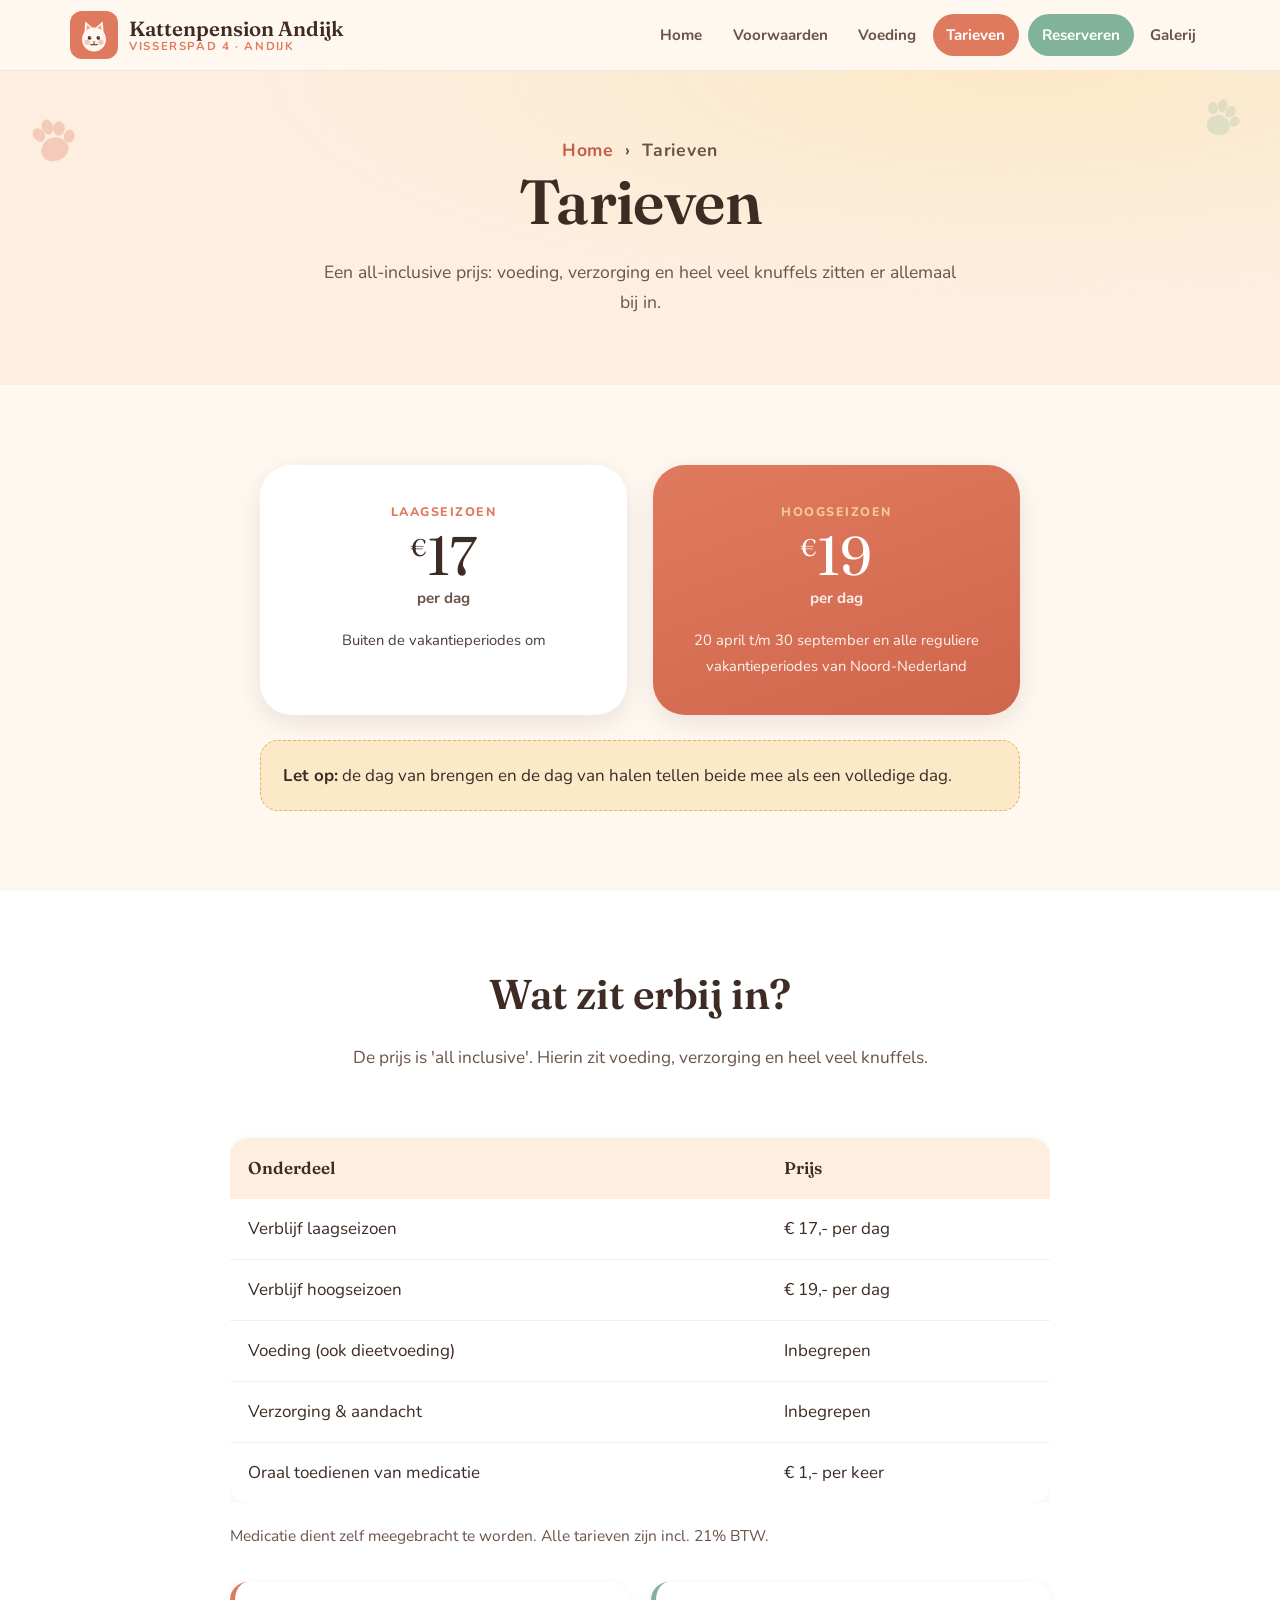
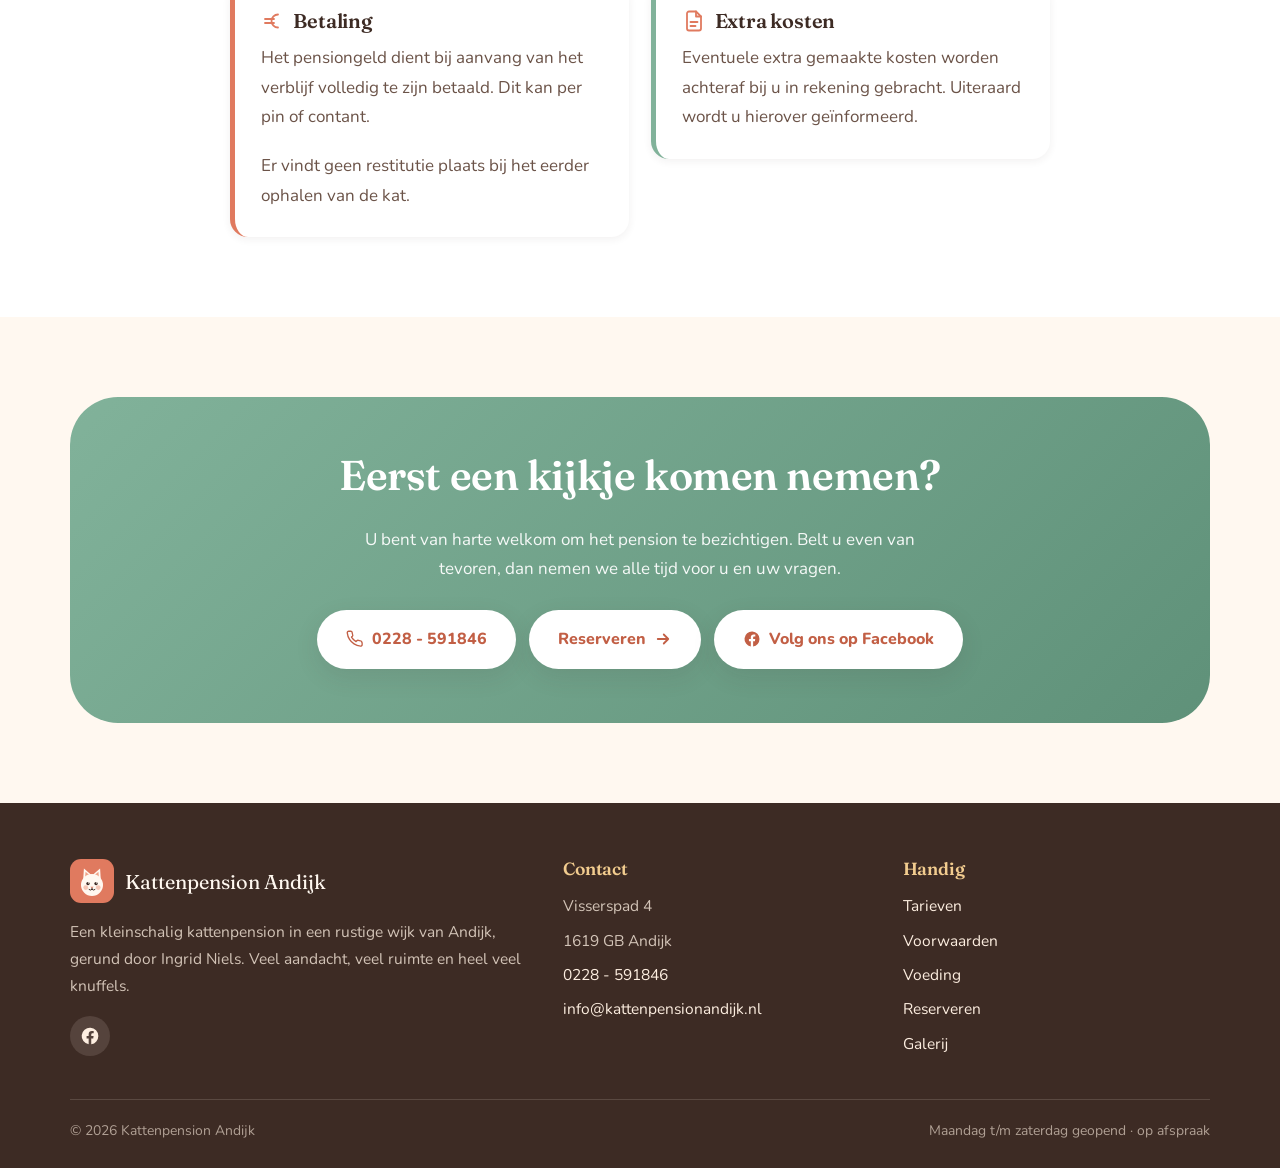
<file: tarieven.html>
<!DOCTYPE html>
<html lang="nl">
<head>
<meta charset="utf-8">
<meta name="viewport" content="width=device-width, initial-scale=1">
<title>Tarieven | Kattenpension Andijk</title>
<meta name="description" content="Tarieven van Kattenpension Andijk: laagseizoen 17 euro per dag, hoogseizoen 19 euro per dag. All-inclusive, incl. 21% BTW.">
<meta name="author" content="Kattenpension Andijk">
<link rel="canonical" href="https://www.kattenpensionandijk.nl/tarieven.html">
<meta property="og:type" content="website">
<meta property="og:site_name" content="Kattenpension Andijk">
<meta property="og:title" content="Tarieven | Kattenpension Andijk">
<meta property="og:description" content="Tarieven van Kattenpension Andijk: laagseizoen 17 euro per dag, hoogseizoen 19 euro per dag. All-inclusive, incl. 21% BTW.">
<meta property="og:url" content="https://www.kattenpensionandijk.nl/tarieven.html">
<meta property="og:locale" content="nl_NL">
<link rel="icon" href="assets/img/favicon.svg" type="image/svg+xml">
<link rel="preconnect" href="https://fonts.googleapis.com">
<link rel="preconnect" href="https://fonts.gstatic.com" crossorigin>
<link href="https://fonts.googleapis.com/css2?family=Fraunces:opsz,wght@9..144,500;9..144,600;9..144,700&family=Nunito:wght@400;700;800&display=swap" rel="stylesheet">
<link rel="stylesheet" href="assets/css/style.css">
</head>
<body>
<a class="skip" href="#main">Direct naar de inhoud</a>
<header class="site-header">
  <div class="wrap header-inner">
    <a class="brand" href="index.html">
      <img src="assets/img/logo.svg" alt="" width="48" height="48">
      <span class="brand-text">
        <span class="brand-name">Kattenpension Andijk</span>
        <span class="brand-sub">Visserspad 4 &middot; Andijk</span>
      </span>
    </a>
    <button class="nav-toggle" type="button" aria-expanded="false" aria-controls="hoofdmenu" aria-label="Menu openen"><span></span></button>
    <nav class="site-nav" id="hoofdmenu" aria-label="Hoofdmenu">
      <ul>
        <li><a href="index.html">Home</a></li>
        <li><a href="voorwaarden.html">Voorwaarden</a></li>
        <li><a href="voeding.html">Voeding</a></li>
        <li><a href="tarieven.html" aria-current="page">Tarieven</a></li>
        <li><a href="reserveren.html" class="nav-cta">Reserveren</a></li>
        <li><a href="galerij.html">Galerij</a></li>
      </ul>
    </nav>
  </div>
</header>

<main id="main">
<section class="page-hero">
  <img class="paw-deco a" src="assets/img/paw.svg" alt="" aria-hidden="true">
  <img class="paw-deco c" src="assets/img/paw-sage.svg" alt="" aria-hidden="true">
  <div class="wrap">
    <p class="crumbs"><a href="index.html">Home</a> &nbsp;&rsaquo;&nbsp; Tarieven</p>
    <h1>Tarieven</h1>
    <p>Een all-inclusive prijs: voeding, verzorging en heel veel knuffels zitten er allemaal bij in.</p>
  </div>
</section>

<section class="section">
  <div class="wrap">
    <div class="prijs-grid reveal">
      <div class="prijs-kaart">
        <p class="label">Laagseizoen</p>
        <p class="bedrag"><sup>&euro;</sup>17</p>
        <p class="per">per dag</p>
        <p class="periode">Buiten de vakantieperiodes om</p>
      </div>
      <div class="prijs-kaart hoog">
        <p class="label">Hoogseizoen</p>
        <p class="bedrag"><sup>&euro;</sup>19</p>
        <p class="per">per dag</p>
        <p class="periode">20 april t/m 30 september en alle reguliere vakantieperiodes van Noord-Nederland</p>
      </div>
    </div>

    <div class="note reveal" style="max-width:760px;margin-inline:auto">
      <p><strong>Let op:</strong> de dag van brengen en de dag van halen tellen beide mee als een volledige dag.</p>
    </div>
  </div>
</section>

<section class="section section-tint">
  <div class="wrap" style="max-width:820px">
    <div class="section-head reveal">
      <h2>Wat zit erbij in?</h2>
      <p>De prijs is 'all inclusive'. Hierin zit voeding, verzorging en heel veel knuffels.</p>
    </div>
    <div class="tabel-wrap reveal">
      <table class="tarief-tabel">
        <thead>
          <tr><th scope="col">Onderdeel</th><th scope="col">Prijs</th></tr>
        </thead>
        <tbody>
          <tr><td>Verblijf laagseizoen</td><td>&euro; 17,- per dag</td></tr>
          <tr><td>Verblijf hoogseizoen</td><td>&euro; 19,- per dag</td></tr>
          <tr><td>Voeding (ook dieetvoeding)</td><td>Inbegrepen</td></tr>
          <tr><td>Verzorging &amp; aandacht</td><td>Inbegrepen</td></tr>
          <tr><td>Oraal toedienen van medicatie</td><td>&euro; 1,- per keer</td></tr>
        </tbody>
      </table>
    </div>
    <p class="reveal" style="margin-top:1.2rem;color:var(--bruin-zacht);font-size:.97rem">
      Medicatie dient zelf meegebracht te worden. Alle tarieven zijn incl. 21% BTW.
    </p>

    <div class="prose-grid reveal" style="margin-top:2rem">
      <div class="info-block">
        <h3><svg viewBox="0 0 24 24" fill="none" stroke="#e07a5f" stroke-width="1.8" stroke-linecap="round" stroke-linejoin="round"><path d="M17 5.5a6.5 6.5 0 1 0 0 13"/><path d="M4 10h9M4 14h9"/></svg> Betaling</h3>
        <p>Het pensiongeld dient bij aanvang van het verblijf volledig te zijn betaald. Dit kan per pin of contant.</p>
        <p>Er vindt geen restitutie plaats bij het eerder ophalen van de kat.</p>
      </div>
      <div class="info-block groen">
        <h3><svg viewBox="0 0 24 24" fill="none" stroke="#e07a5f" stroke-width="1.8" stroke-linecap="round" stroke-linejoin="round"><path d="M14 2.5H7a2 2 0 0 0-2 2v15a2 2 0 0 0 2 2h10a2 2 0 0 0 2-2V7.5z"/><path d="M14 2.5v5h5M8.5 13h7M8.5 17h5"/></svg> Extra kosten</h3>
        <p>Eventuele extra gemaakte kosten worden achteraf bij u in rekening gebracht. Uiteraard wordt u hierover ge&iuml;nformeerd.</p>
      </div>
    </div>
  </div>
</section>

<section class="section">
  <div class="wrap">
    <div class="cta-band reveal">
      <h2>Eerst een kijkje komen nemen?</h2>
      <p>U bent van harte welkom om het pension te bezichtigen. Belt u even van tevoren, dan nemen we alle tijd voor u en uw vragen.</p>
      <div class="cta-actions">
        <a class="btn btn-light" href="tel:+31228591846"><svg viewBox="0 0 24 24" fill="none" stroke="currentColor" stroke-width="1.8" stroke-linecap="round" stroke-linejoin="round"><path d="M21.5 16.9v2.6a2 2 0 0 1-2.2 2 19.7 19.7 0 0 1-8.6-3 19.4 19.4 0 0 1-6-6 19.7 19.7 0 0 1-3-8.7A2 2 0 0 1 3.6 1.6h2.6a2 2 0 0 1 2 1.7c.1 1 .4 2 .7 2.9a2 2 0 0 1-.4 2.1L7.4 9.4a16 16 0 0 0 6 6l1.1-1.1a2 2 0 0 1 2.1-.5c.9.4 1.9.6 2.9.8a2 2 0 0 1 1.7 2z"/></svg> 0228 - 591846</a>
        <a class="btn btn-light" href="reserveren.html">Reserveren <svg viewBox="0 0 24 24" fill="none" stroke="currentColor" stroke-width="2.4" stroke-linecap="round" stroke-linejoin="round"><path d="M5 12h14M13 6l6 6-6 6"/></svg></a>
        <a class="btn btn-light" href="https://www.facebook.com/kattenpensionandijk" target="_blank" rel="noopener"><svg viewBox="0 0 24 24" fill="currentColor"><path d="M22 12a10 10 0 1 0-11.6 9.9v-7H7.9V12h2.5V9.8c0-2.5 1.5-3.9 3.8-3.9 1.1 0 2.2.2 2.2.2v2.5h-1.3c-1.2 0-1.6.8-1.6 1.6V12h2.8l-.4 2.9h-2.4v7A10 10 0 0 0 22 12z"/></svg> Volg ons op Facebook</a>
      </div>
    </div>
  </div>
</section>

</main>
<footer class="site-footer">
  <div class="wrap">
    <div class="footer-grid">
      <div>
        <div class="footer-brand">
          <img src="assets/img/logo.svg" alt="" width="44" height="44">
          <span>Kattenpension Andijk</span>
        </div>
        <p>Een kleinschalig kattenpension in een rustige wijk van Andijk, gerund door Ingrid Niels. Veel aandacht, veel ruimte en heel veel knuffels.</p>
        <div class="socials">
          <a href="https://www.facebook.com/kattenpensionandijk" target="_blank" rel="noopener" aria-label="Facebook"><svg viewBox="0 0 24 24" fill="currentColor"><path d="M22 12a10 10 0 1 0-11.6 9.9v-7H7.9V12h2.5V9.8c0-2.5 1.5-3.9 3.8-3.9 1.1 0 2.2.2 2.2.2v2.5h-1.3c-1.2 0-1.6.8-1.6 1.6V12h2.8l-.4 2.9h-2.4v7A10 10 0 0 0 22 12z"/></svg></a>
        </div>
      </div>
      <div>
        <h4>Contact</h4>
        <ul>
          <li>Visserspad 4</li>
          <li>1619 GB Andijk</li>
          <li><a href="tel:+31228591846">0228 - 591846</a></li>
          <li><a href="mailto:info@kattenpensionandijk.nl">info@<wbr>kattenpensionandijk.nl</a></li>
        </ul>
      </div>
      <div>
        <h4>Handig</h4>
        <ul>
          <li><a href="tarieven.html">Tarieven</a></li>
          <li><a href="voorwaarden.html">Voorwaarden</a></li>
          <li><a href="voeding.html">Voeding</a></li>
          <li><a href="reserveren.html">Reserveren</a></li>
          <li><a href="galerij.html">Galerij</a></li>
        </ul>
      </div>
    </div>
    <div class="footer-bottom">
      <span>&copy; <span data-jaar>2026</span> Kattenpension Andijk</span>
      <span>Maandag t/m zaterdag geopend &middot; op afspraak</span>
    </div>
  </div>
</footer>
<script src="assets/js/main.js"></script>
</body>
</html>
</file>
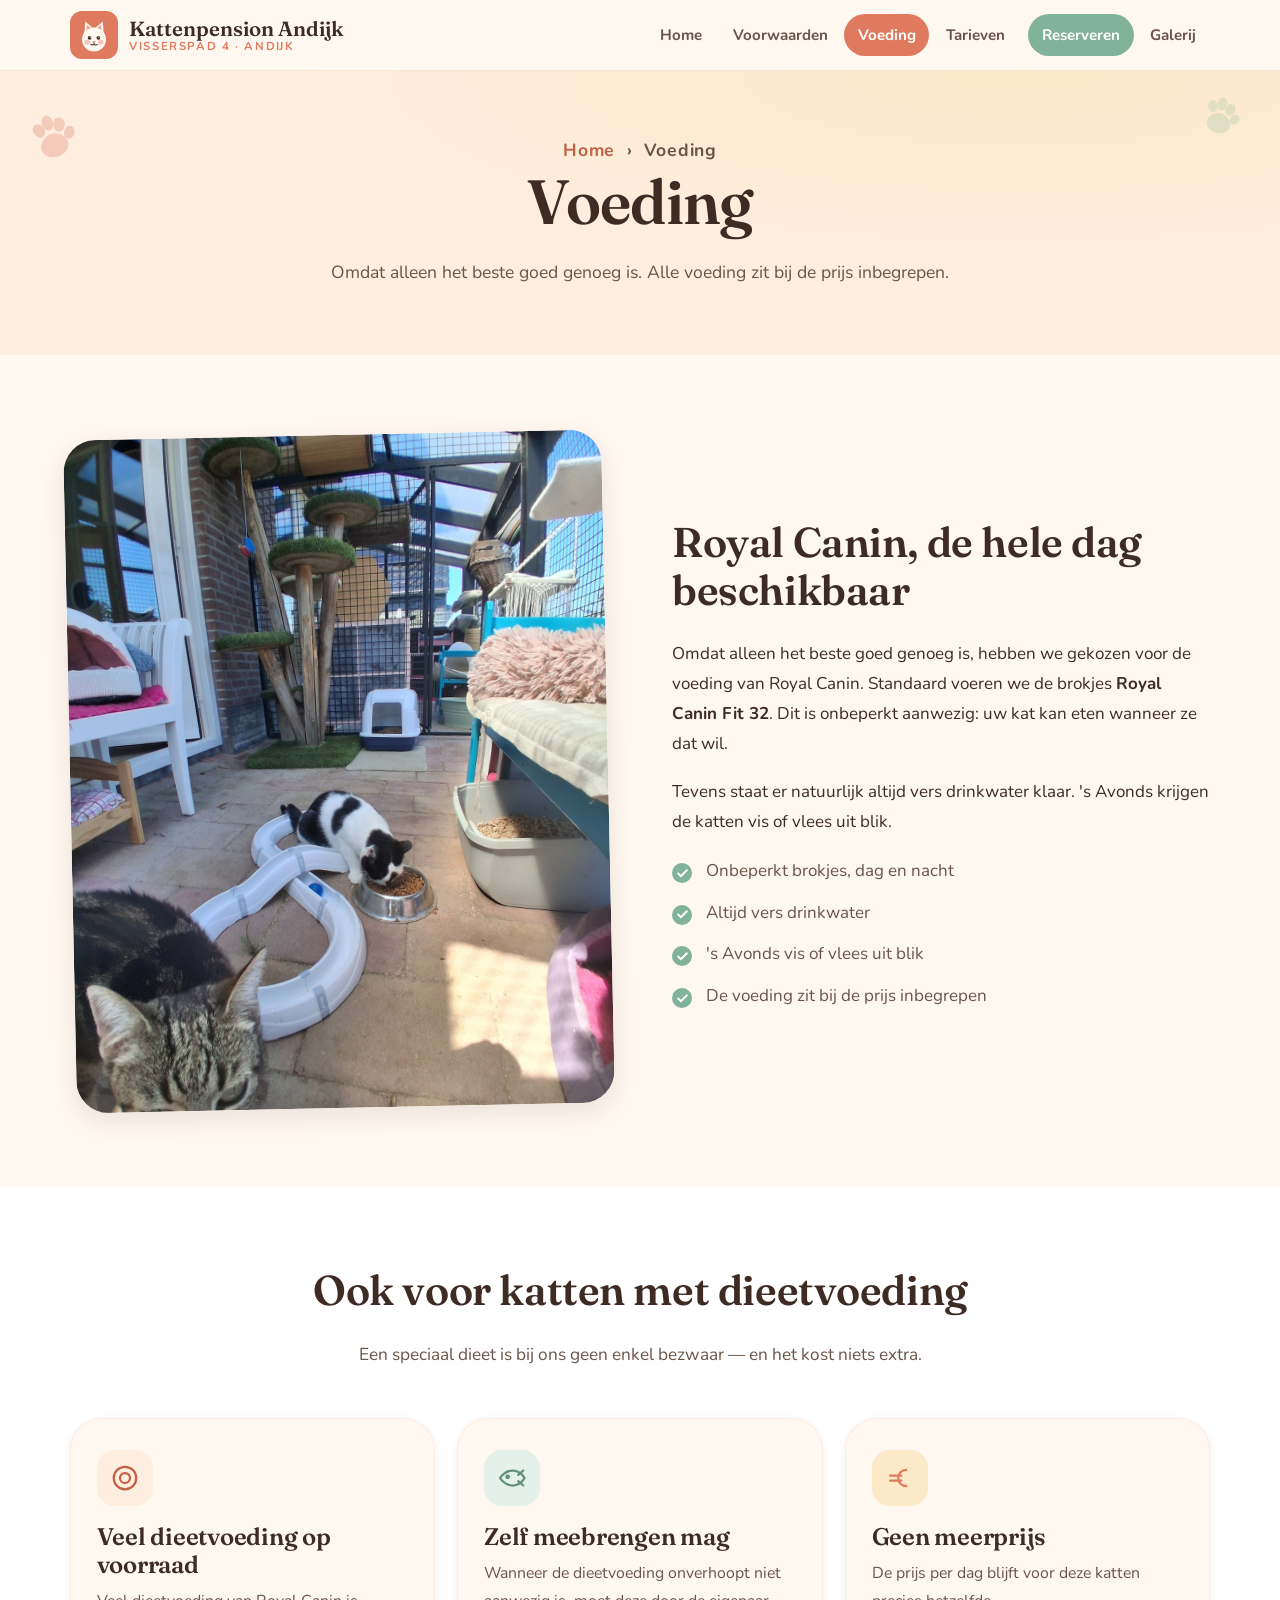
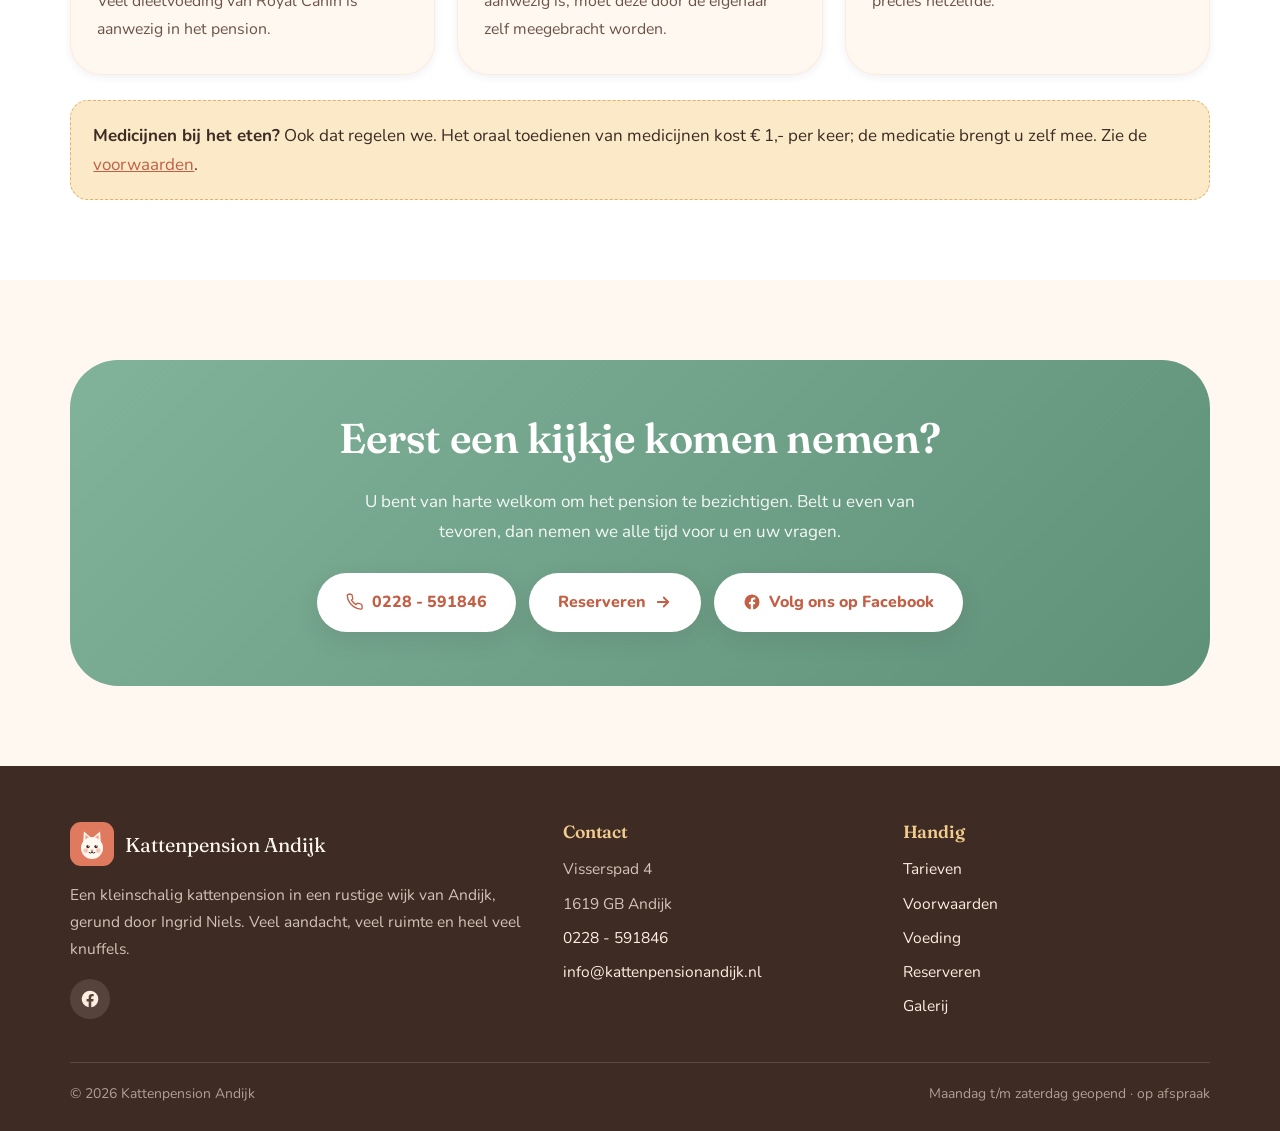
<file: voeding.html>
<!DOCTYPE html>
<html lang="nl">
<head>
<meta charset="utf-8">
<meta name="viewport" content="width=device-width, initial-scale=1">
<title>Voeding | Kattenpension Andijk</title>
<meta name="description" content="Bij Kattenpension Andijk krijgen de katten Royal Canin Fit 32, onbeperkt beschikbaar, plus 's avonds vis of vlees. Dieetvoeding zonder meerprijs.">
<meta name="author" content="Kattenpension Andijk">
<link rel="canonical" href="https://www.kattenpensionandijk.nl/voeding.html">
<meta property="og:type" content="website">
<meta property="og:site_name" content="Kattenpension Andijk">
<meta property="og:title" content="Voeding | Kattenpension Andijk">
<meta property="og:description" content="Bij Kattenpension Andijk krijgen de katten Royal Canin Fit 32, onbeperkt beschikbaar, plus 's avonds vis of vlees. Dieetvoeding zonder meerprijs.">
<meta property="og:url" content="https://www.kattenpensionandijk.nl/voeding.html">
<meta property="og:locale" content="nl_NL">
<link rel="icon" href="assets/img/favicon.svg" type="image/svg+xml">
<link rel="preconnect" href="https://fonts.googleapis.com">
<link rel="preconnect" href="https://fonts.gstatic.com" crossorigin>
<link href="https://fonts.googleapis.com/css2?family=Fraunces:opsz,wght@9..144,500;9..144,600;9..144,700&family=Nunito:wght@400;700;800&display=swap" rel="stylesheet">
<link rel="stylesheet" href="assets/css/style.css">
</head>
<body>
<a class="skip" href="#main">Direct naar de inhoud</a>
<header class="site-header">
  <div class="wrap header-inner">
    <a class="brand" href="index.html">
      <img src="assets/img/logo.svg" alt="" width="48" height="48">
      <span class="brand-text">
        <span class="brand-name">Kattenpension Andijk</span>
        <span class="brand-sub">Visserspad 4 &middot; Andijk</span>
      </span>
    </a>
    <button class="nav-toggle" type="button" aria-expanded="false" aria-controls="hoofdmenu" aria-label="Menu openen"><span></span></button>
    <nav class="site-nav" id="hoofdmenu" aria-label="Hoofdmenu">
      <ul>
        <li><a href="index.html">Home</a></li>
        <li><a href="voorwaarden.html">Voorwaarden</a></li>
        <li><a href="voeding.html" aria-current="page">Voeding</a></li>
        <li><a href="tarieven.html">Tarieven</a></li>
        <li><a href="reserveren.html" class="nav-cta">Reserveren</a></li>
        <li><a href="galerij.html">Galerij</a></li>
      </ul>
    </nav>
  </div>
</header>

<main id="main">
<section class="page-hero">
  <img class="paw-deco a" src="assets/img/paw.svg" alt="" aria-hidden="true">
  <img class="paw-deco c" src="assets/img/paw-sage.svg" alt="" aria-hidden="true">
  <div class="wrap">
    <p class="crumbs"><a href="index.html">Home</a> &nbsp;&rsaquo;&nbsp; Voeding</p>
    <h1>Voeding</h1>
    <p>Omdat alleen het beste goed genoeg is. Alle voeding zit bij de prijs inbegrepen.</p>
  </div>
</section>

<section class="section">
  <div class="wrap">
    <div class="split">
      <div class="split-media tilt-l reveal"><img src="assets/img/etenstijd.jpg" alt="Kat eet uit een voerbak in de buitenren" loading="lazy" decoding="async"></div>
      <div class="reveal">
        <h2>Royal Canin, de hele dag beschikbaar</h2>
        <p>Omdat alleen het beste goed genoeg is, hebben we gekozen voor de voeding van Royal Canin. Standaard voeren we de brokjes <strong>Royal Canin Fit 32</strong>. Dit is onbeperkt aanwezig: uw kat kan eten wanneer ze dat wil.</p>
        <p>Tevens staat er natuurlijk altijd vers drinkwater klaar. 's Avonds krijgen de katten vis of vlees uit blik.</p>
        <ul class="checklist">
          <li>Onbeperkt brokjes, dag en nacht</li>
          <li>Altijd vers drinkwater</li>
          <li>'s Avonds vis of vlees uit blik</li>
          <li>De voeding zit bij de prijs inbegrepen</li>
        </ul>
      </div>
    </div>
  </div>
</section>

<section class="section section-tint">
  <div class="wrap">
    <div class="section-head reveal">
      <h2>Ook voor katten met dieetvoeding</h2>
      <p>Een speciaal dieet is bij ons geen enkel bezwaar &mdash; en het kost niets extra.</p>
    </div>
    <div class="cards reveal">
      <article class="card">
        <div class="card-icon"><svg viewBox="0 0 24 24" fill="none" stroke="#c25f45" stroke-width="1.8" stroke-linecap="round" stroke-linejoin="round"><circle cx="12" cy="12" r="9"/><circle cx="12" cy="12" r="4"/></svg></div>
        <h3>Veel dieetvoeding op voorraad</h3>
        <p>Veel dieetvoeding van Royal Canin is aanwezig in het pension.</p>
      </article>
      <article class="card">
        <div class="card-icon"><svg viewBox="0 0 24 24" fill="none" stroke="#5f9179" stroke-width="1.8" stroke-linecap="round" stroke-linejoin="round"><path d="M2.5 12S6 6 12.5 6 22 12 22 12s-3 6-9.5 6S2.5 12 2.5 12z"/><circle cx="8.5" cy="11" r="1" fill="#5f9179"/><path d="M17 9.5L21 6M17 14.5L21 18"/></svg></div>
        <h3>Zelf meebrengen mag</h3>
        <p>Wanneer de dieetvoeding onverhoopt niet aanwezig is, moet deze door de eigenaar zelf meegebracht worden.</p>
      </article>
      <article class="card">
        <div class="card-icon"><svg viewBox="0 0 24 24" fill="none" stroke="#e07a5f" stroke-width="1.8" stroke-linecap="round" stroke-linejoin="round"><path d="M17 5.5a6.5 6.5 0 1 0 0 13"/><path d="M4 10h9M4 14h9"/></svg></div>
        <h3>Geen meerprijs</h3>
        <p>De prijs per dag blijft voor deze katten precies hetzelfde.</p>
      </article>
    </div>
    <div class="note reveal">
      <p><strong>Medicijnen bij het eten?</strong> Ook dat regelen we. Het oraal toedienen van medicijnen kost &euro; 1,- per keer; de medicatie brengt u zelf mee. Zie de <a href="voorwaarden.html">voorwaarden</a>.</p>
    </div>
  </div>
</section>

<section class="section">
  <div class="wrap">
    <div class="cta-band reveal">
      <h2>Eerst een kijkje komen nemen?</h2>
      <p>U bent van harte welkom om het pension te bezichtigen. Belt u even van tevoren, dan nemen we alle tijd voor u en uw vragen.</p>
      <div class="cta-actions">
        <a class="btn btn-light" href="tel:+31228591846"><svg viewBox="0 0 24 24" fill="none" stroke="currentColor" stroke-width="1.8" stroke-linecap="round" stroke-linejoin="round"><path d="M21.5 16.9v2.6a2 2 0 0 1-2.2 2 19.7 19.7 0 0 1-8.6-3 19.4 19.4 0 0 1-6-6 19.7 19.7 0 0 1-3-8.7A2 2 0 0 1 3.6 1.6h2.6a2 2 0 0 1 2 1.7c.1 1 .4 2 .7 2.9a2 2 0 0 1-.4 2.1L7.4 9.4a16 16 0 0 0 6 6l1.1-1.1a2 2 0 0 1 2.1-.5c.9.4 1.9.6 2.9.8a2 2 0 0 1 1.7 2z"/></svg> 0228 - 591846</a>
        <a class="btn btn-light" href="reserveren.html">Reserveren <svg viewBox="0 0 24 24" fill="none" stroke="currentColor" stroke-width="2.4" stroke-linecap="round" stroke-linejoin="round"><path d="M5 12h14M13 6l6 6-6 6"/></svg></a>
        <a class="btn btn-light" href="https://www.facebook.com/kattenpensionandijk" target="_blank" rel="noopener"><svg viewBox="0 0 24 24" fill="currentColor"><path d="M22 12a10 10 0 1 0-11.6 9.9v-7H7.9V12h2.5V9.8c0-2.5 1.5-3.9 3.8-3.9 1.1 0 2.2.2 2.2.2v2.5h-1.3c-1.2 0-1.6.8-1.6 1.6V12h2.8l-.4 2.9h-2.4v7A10 10 0 0 0 22 12z"/></svg> Volg ons op Facebook</a>
      </div>
    </div>
  </div>
</section>

</main>
<footer class="site-footer">
  <div class="wrap">
    <div class="footer-grid">
      <div>
        <div class="footer-brand">
          <img src="assets/img/logo.svg" alt="" width="44" height="44">
          <span>Kattenpension Andijk</span>
        </div>
        <p>Een kleinschalig kattenpension in een rustige wijk van Andijk, gerund door Ingrid Niels. Veel aandacht, veel ruimte en heel veel knuffels.</p>
        <div class="socials">
          <a href="https://www.facebook.com/kattenpensionandijk" target="_blank" rel="noopener" aria-label="Facebook"><svg viewBox="0 0 24 24" fill="currentColor"><path d="M22 12a10 10 0 1 0-11.6 9.9v-7H7.9V12h2.5V9.8c0-2.5 1.5-3.9 3.8-3.9 1.1 0 2.2.2 2.2.2v2.5h-1.3c-1.2 0-1.6.8-1.6 1.6V12h2.8l-.4 2.9h-2.4v7A10 10 0 0 0 22 12z"/></svg></a>
        </div>
      </div>
      <div>
        <h4>Contact</h4>
        <ul>
          <li>Visserspad 4</li>
          <li>1619 GB Andijk</li>
          <li><a href="tel:+31228591846">0228 - 591846</a></li>
          <li><a href="mailto:info@kattenpensionandijk.nl">info@<wbr>kattenpensionandijk.nl</a></li>
        </ul>
      </div>
      <div>
        <h4>Handig</h4>
        <ul>
          <li><a href="tarieven.html">Tarieven</a></li>
          <li><a href="voorwaarden.html">Voorwaarden</a></li>
          <li><a href="voeding.html">Voeding</a></li>
          <li><a href="reserveren.html">Reserveren</a></li>
          <li><a href="galerij.html">Galerij</a></li>
        </ul>
      </div>
    </div>
    <div class="footer-bottom">
      <span>&copy; <span data-jaar>2026</span> Kattenpension Andijk</span>
      <span>Maandag t/m zaterdag geopend &middot; op afspraak</span>
    </div>
  </div>
</footer>
<script src="assets/js/main.js"></script>
</body>
</html>
</file>
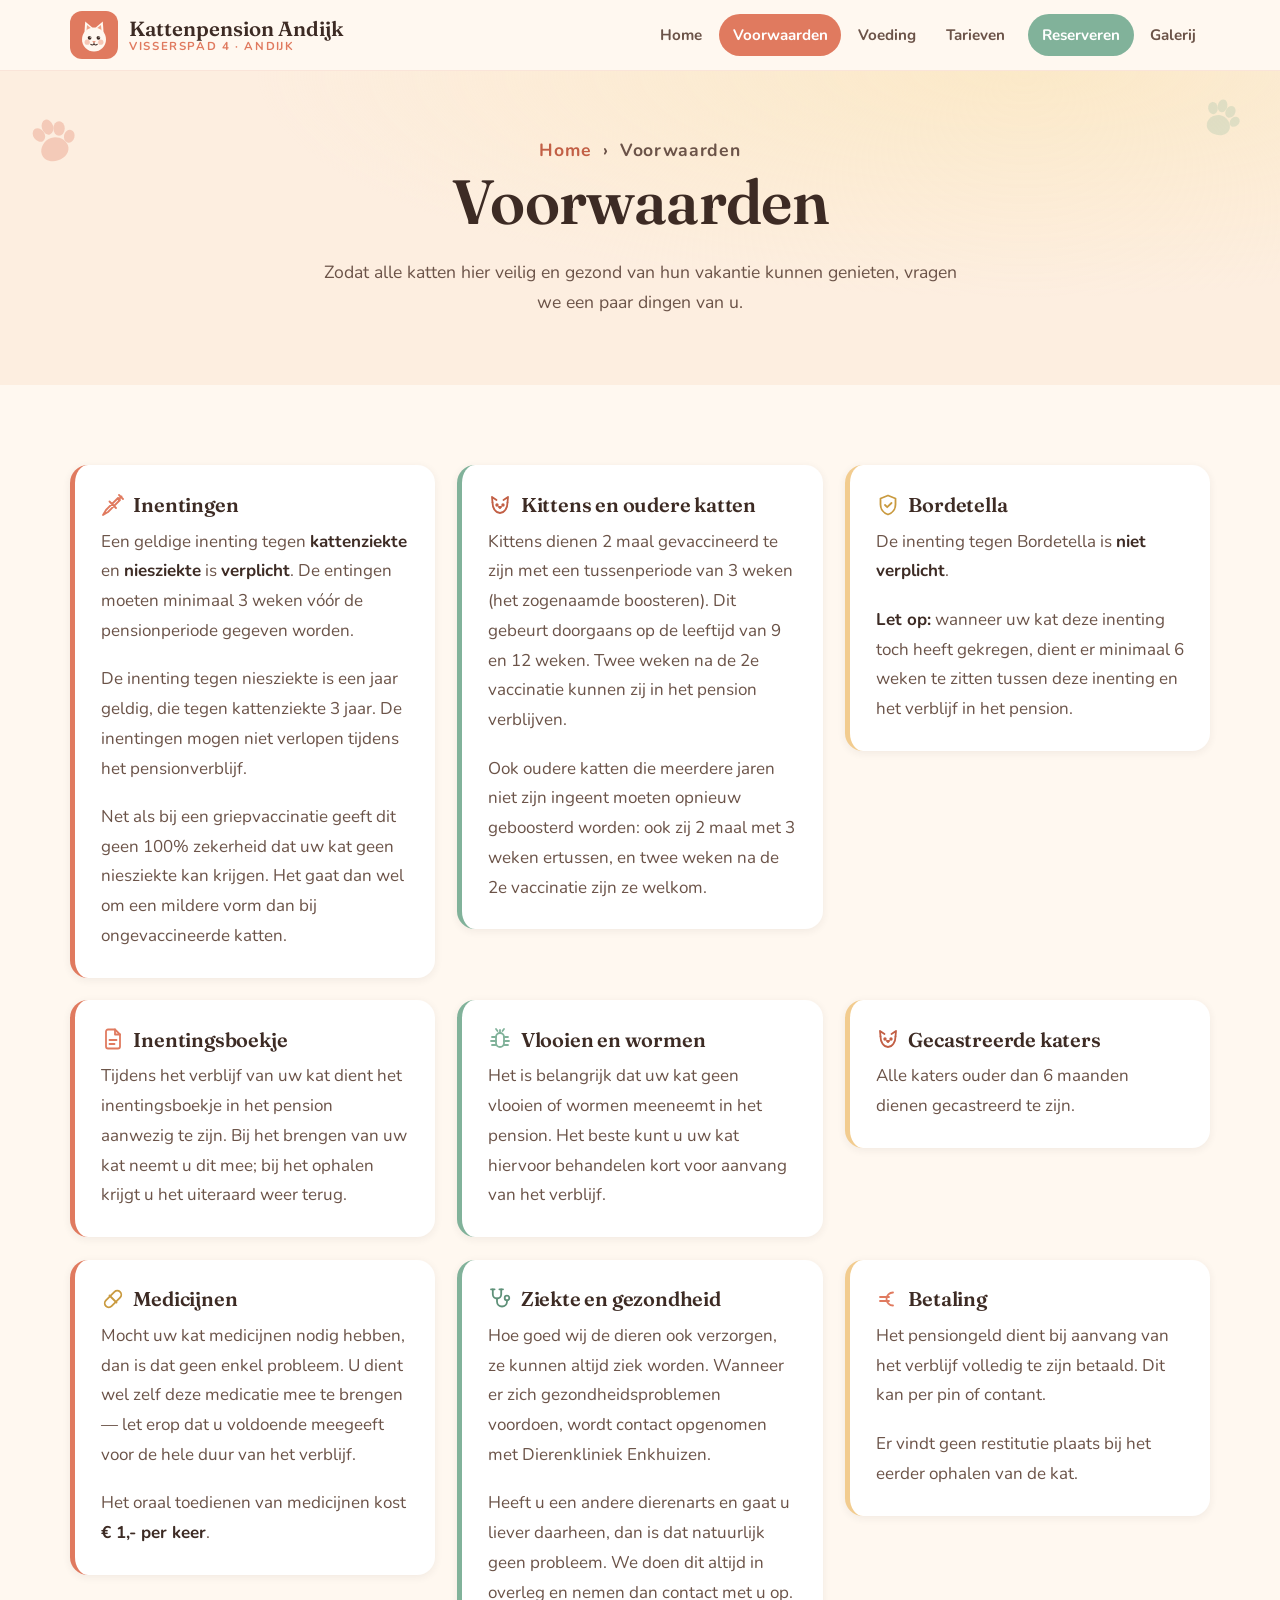
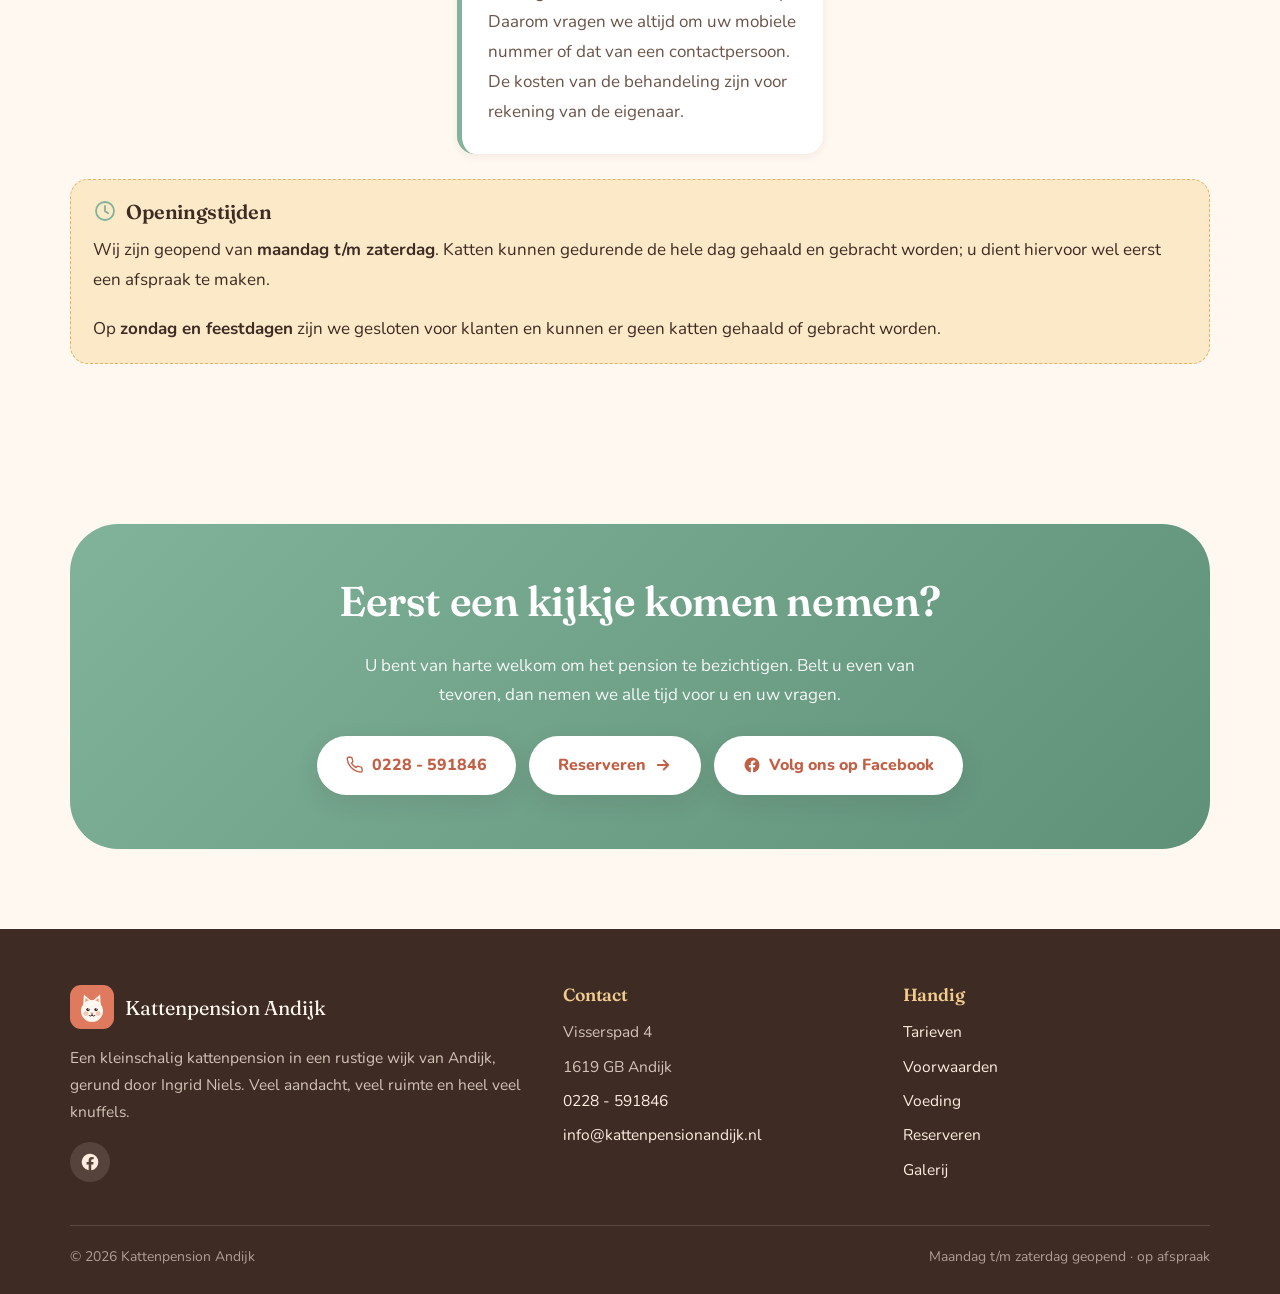
<file: voorwaarden.html>
<!DOCTYPE html>
<html lang="nl">
<head>
<meta charset="utf-8">
<meta name="viewport" content="width=device-width, initial-scale=1">
<title>Voorwaarden | Kattenpension Andijk</title>
<meta name="description" content="De voorwaarden van Kattenpension Andijk: verplichte inentingen, parasieten, castratie, medicijnen, betaling en openingstijden.">
<meta name="author" content="Kattenpension Andijk">
<link rel="canonical" href="https://www.kattenpensionandijk.nl/voorwaarden.html">
<meta property="og:type" content="website">
<meta property="og:site_name" content="Kattenpension Andijk">
<meta property="og:title" content="Voorwaarden | Kattenpension Andijk">
<meta property="og:description" content="De voorwaarden van Kattenpension Andijk: verplichte inentingen, parasieten, castratie, medicijnen, betaling en openingstijden.">
<meta property="og:url" content="https://www.kattenpensionandijk.nl/voorwaarden.html">
<meta property="og:locale" content="nl_NL">
<link rel="icon" href="assets/img/favicon.svg" type="image/svg+xml">
<link rel="preconnect" href="https://fonts.googleapis.com">
<link rel="preconnect" href="https://fonts.gstatic.com" crossorigin>
<link href="https://fonts.googleapis.com/css2?family=Fraunces:opsz,wght@9..144,500;9..144,600;9..144,700&family=Nunito:wght@400;700;800&display=swap" rel="stylesheet">
<link rel="stylesheet" href="assets/css/style.css">
</head>
<body>
<a class="skip" href="#main">Direct naar de inhoud</a>
<header class="site-header">
  <div class="wrap header-inner">
    <a class="brand" href="index.html">
      <img src="assets/img/logo.svg" alt="" width="48" height="48">
      <span class="brand-text">
        <span class="brand-name">Kattenpension Andijk</span>
        <span class="brand-sub">Visserspad 4 &middot; Andijk</span>
      </span>
    </a>
    <button class="nav-toggle" type="button" aria-expanded="false" aria-controls="hoofdmenu" aria-label="Menu openen"><span></span></button>
    <nav class="site-nav" id="hoofdmenu" aria-label="Hoofdmenu">
      <ul>
        <li><a href="index.html">Home</a></li>
        <li><a href="voorwaarden.html" aria-current="page">Voorwaarden</a></li>
        <li><a href="voeding.html">Voeding</a></li>
        <li><a href="tarieven.html">Tarieven</a></li>
        <li><a href="reserveren.html" class="nav-cta">Reserveren</a></li>
        <li><a href="galerij.html">Galerij</a></li>
      </ul>
    </nav>
  </div>
</header>

<main id="main">
<section class="page-hero">
  <img class="paw-deco a" src="assets/img/paw.svg" alt="" aria-hidden="true">
  <img class="paw-deco c" src="assets/img/paw-sage.svg" alt="" aria-hidden="true">
  <div class="wrap">
    <p class="crumbs"><a href="index.html">Home</a> &nbsp;&rsaquo;&nbsp; Voorwaarden</p>
    <h1>Voorwaarden</h1>
    <p>Zodat alle katten hier veilig en gezond van hun vakantie kunnen genieten, vragen we een paar dingen van u.</p>
  </div>
</section>

<section class="section">
  <div class="wrap">
    <div class="prose-grid">
      <article class="info-block reveal">
        <h3><svg viewBox="0 0 24 24" fill="none" stroke="#e07a5f" stroke-width="1.8" stroke-linecap="round" stroke-linejoin="round"><path d="M18 2l4 4M20.5 3.5l-3 3M8.5 8.5L15 15M17 5L5 17l-3 5 5-3L19 7z"/></svg> Inentingen</h3>
        <p>Een geldige inenting tegen <strong>kattenziekte</strong> en <strong>niesziekte</strong> is <strong>verplicht</strong>. De entingen moeten minimaal 3 weken v&oacute;&oacute;r de pensionperiode gegeven worden.</p>
        <p>De inenting tegen niesziekte is een jaar geldig, die tegen kattenziekte 3 jaar. De inentingen mogen niet verlopen tijdens het pensionverblijf.</p>
        <p>Net als bij een griepvaccinatie geeft dit geen 100% zekerheid dat uw kat geen niesziekte kan krijgen. Het gaat dan wel om een mildere vorm dan bij ongevaccineerde katten.</p>
      </article>

      <article class="info-block groen reveal">
        <h3><svg viewBox="0 0 24 24" fill="none" stroke="#c25f45" stroke-width="1.8" stroke-linecap="round" stroke-linejoin="round"><path d="M4.5 9.5L4 4l4.5 3M19.5 9.5L20 4l-4.5 3"/><path d="M4.5 9.5C4.5 15 7.5 20 12 20s7.5-5 7.5-10.5"/><circle cx="9" cy="12" r=".8" fill="#c25f45"/><circle cx="15" cy="12" r=".8" fill="#c25f45"/><path d="M12 15l-1.2-1.2h2.4z" fill="#c25f45"/></svg> Kittens en oudere katten</h3>
        <p>Kittens dienen 2 maal gevaccineerd te zijn met een tussenperiode van 3 weken (het zogenaamde boosteren). Dit gebeurt doorgaans op de leeftijd van 9 en 12 weken. Twee weken na de 2e vaccinatie kunnen zij in het pension verblijven.</p>
        <p>Ook oudere katten die meerdere jaren niet zijn ingeent moeten opnieuw geboosterd worden: ook zij 2 maal met 3 weken ertussen, en twee weken na de 2e vaccinatie zijn ze welkom.</p>
      </article>

      <article class="info-block geel reveal">
        <h3><svg viewBox="0 0 24 24" fill="none" stroke="#c99a3f" stroke-width="1.8" stroke-linecap="round" stroke-linejoin="round"><path d="M12 2.5l7.5 3v6c0 4.7-3.2 8.6-7.5 10-4.3-1.4-7.5-5.3-7.5-10v-6z"/><path d="M9 12l2.2 2.2L15.5 10"/></svg> Bordetella</h3>
        <p>De inenting tegen Bordetella is <strong>niet verplicht</strong>.</p>
        <p><strong>Let op:</strong> wanneer uw kat deze inenting toch heeft gekregen, dient er minimaal 6 weken te zitten tussen deze inenting en het verblijf in het pension.</p>
      </article>

      <article class="info-block reveal">
        <h3><svg viewBox="0 0 24 24" fill="none" stroke="#e07a5f" stroke-width="1.8" stroke-linecap="round" stroke-linejoin="round"><path d="M14 2.5H7a2 2 0 0 0-2 2v15a2 2 0 0 0 2 2h10a2 2 0 0 0 2-2V7.5z"/><path d="M14 2.5v5h5M8.5 13h7M8.5 17h5"/></svg> Inentingsboekje</h3>
        <p>Tijdens het verblijf van uw kat dient het inentingsboekje in het pension aanwezig te zijn. Bij het brengen van uw kat neemt u dit mee; bij het ophalen krijgt u het uiteraard weer terug.</p>
      </article>

      <article class="info-block groen reveal">
        <h3><svg viewBox="0 0 24 24" fill="none" stroke="#81b29a" stroke-width="1.8" stroke-linecap="round" stroke-linejoin="round"><rect x="8" y="6" width="8" height="14" rx="4"/><path d="M12 6V3M8 10H4M8 14H3M8 18H4M16 10h4M16 14h5M16 18h4M9.5 4L8 2M14.5 4L16 2"/></svg> Vlooien en wormen</h3>
        <p>Het is belangrijk dat uw kat geen vlooien of wormen meeneemt in het pension. Het beste kunt u uw kat hiervoor behandelen kort voor aanvang van het verblijf.</p>
      </article>

      <article class="info-block geel reveal">
        <h3><svg viewBox="0 0 24 24" fill="none" stroke="#c25f45" stroke-width="1.8" stroke-linecap="round" stroke-linejoin="round"><path d="M4.5 9.5L4 4l4.5 3M19.5 9.5L20 4l-4.5 3"/><path d="M4.5 9.5C4.5 15 7.5 20 12 20s7.5-5 7.5-10.5"/><circle cx="9" cy="12" r=".8" fill="#c25f45"/><circle cx="15" cy="12" r=".8" fill="#c25f45"/><path d="M12 15l-1.2-1.2h2.4z" fill="#c25f45"/></svg> Gecastreerde katers</h3>
        <p>Alle katers ouder dan 6 maanden dienen gecastreerd te zijn.</p>
      </article>

      <article class="info-block reveal">
        <h3><svg viewBox="0 0 24 24" fill="none" stroke="#c99a3f" stroke-width="1.8" stroke-linecap="round" stroke-linejoin="round"><rect x="2" y="8" width="20" height="8" rx="4" transform="rotate(-45 12 12)"/><path d="M8.5 8.5l7 7"/></svg> Medicijnen</h3>
        <p>Mocht uw kat medicijnen nodig hebben, dan is dat geen enkel probleem. U dient wel zelf deze medicatie mee te brengen &mdash; let erop dat u voldoende meegeeft voor de hele duur van het verblijf.</p>
        <p>Het oraal toedienen van medicijnen kost <strong>&euro; 1,- per keer</strong>.</p>
      </article>

      <article class="info-block groen reveal">
        <h3><svg viewBox="0 0 24 24" fill="none" stroke="#5f9179" stroke-width="1.8" stroke-linecap="round" stroke-linejoin="round"><path d="M4.8 2.3v5a4.2 4.2 0 0 0 8.4 0v-5"/><path d="M3 2.3h3.6M11.4 2.3H15"/><path d="M9 11.5v3a5 5 0 0 0 10 0v-1.2"/><circle cx="19" cy="11" r="2.3"/></svg> Ziekte en gezondheid</h3>
        <p>Hoe goed wij de dieren ook verzorgen, ze kunnen altijd ziek worden. Wanneer er zich gezondheidsproblemen voordoen, wordt contact opgenomen met Dierenkliniek Enkhuizen.</p>
        <p>Heeft u een andere dierenarts en gaat u liever daarheen, dan is dat natuurlijk geen probleem. We doen dit altijd in overleg en nemen dan contact met u op. Daarom vragen we altijd om uw mobiele nummer of dat van een contactpersoon. De kosten van de behandeling zijn voor rekening van de eigenaar.</p>
      </article>

      <article class="info-block geel reveal">
        <h3><svg viewBox="0 0 24 24" fill="none" stroke="#e07a5f" stroke-width="1.8" stroke-linecap="round" stroke-linejoin="round"><path d="M17 5.5a6.5 6.5 0 1 0 0 13"/><path d="M4 10h9M4 14h9"/></svg> Betaling</h3>
        <p>Het pensiongeld dient bij aanvang van het verblijf volledig te zijn betaald. Dit kan per pin of contant.</p>
        <p>Er vindt geen restitutie plaats bij het eerder ophalen van de kat.</p>
      </article>
    </div>

    <div class="note reveal">
      <h3><svg viewBox="0 0 24 24" fill="none" stroke="#81b29a" stroke-width="1.8" stroke-linecap="round" stroke-linejoin="round"><circle cx="12" cy="12" r="9"/><path d="M12 7v5.2l3.2 2"/></svg> Openingstijden</h3>
      <p>Wij zijn geopend van <strong>maandag t/m zaterdag</strong>. Katten kunnen gedurende de hele dag gehaald en gebracht worden; u dient hiervoor wel eerst een afspraak te maken.</p>
      <p>Op <strong>zondag en feestdagen</strong> zijn we gesloten voor klanten en kunnen er geen katten gehaald of gebracht worden.</p>
    </div>
  </div>
</section>

<section class="section">
  <div class="wrap">
    <div class="cta-band reveal">
      <h2>Eerst een kijkje komen nemen?</h2>
      <p>U bent van harte welkom om het pension te bezichtigen. Belt u even van tevoren, dan nemen we alle tijd voor u en uw vragen.</p>
      <div class="cta-actions">
        <a class="btn btn-light" href="tel:+31228591846"><svg viewBox="0 0 24 24" fill="none" stroke="currentColor" stroke-width="1.8" stroke-linecap="round" stroke-linejoin="round"><path d="M21.5 16.9v2.6a2 2 0 0 1-2.2 2 19.7 19.7 0 0 1-8.6-3 19.4 19.4 0 0 1-6-6 19.7 19.7 0 0 1-3-8.7A2 2 0 0 1 3.6 1.6h2.6a2 2 0 0 1 2 1.7c.1 1 .4 2 .7 2.9a2 2 0 0 1-.4 2.1L7.4 9.4a16 16 0 0 0 6 6l1.1-1.1a2 2 0 0 1 2.1-.5c.9.4 1.9.6 2.9.8a2 2 0 0 1 1.7 2z"/></svg> 0228 - 591846</a>
        <a class="btn btn-light" href="reserveren.html">Reserveren <svg viewBox="0 0 24 24" fill="none" stroke="currentColor" stroke-width="2.4" stroke-linecap="round" stroke-linejoin="round"><path d="M5 12h14M13 6l6 6-6 6"/></svg></a>
        <a class="btn btn-light" href="https://www.facebook.com/kattenpensionandijk" target="_blank" rel="noopener"><svg viewBox="0 0 24 24" fill="currentColor"><path d="M22 12a10 10 0 1 0-11.6 9.9v-7H7.9V12h2.5V9.8c0-2.5 1.5-3.9 3.8-3.9 1.1 0 2.2.2 2.2.2v2.5h-1.3c-1.2 0-1.6.8-1.6 1.6V12h2.8l-.4 2.9h-2.4v7A10 10 0 0 0 22 12z"/></svg> Volg ons op Facebook</a>
      </div>
    </div>
  </div>
</section>

</main>
<footer class="site-footer">
  <div class="wrap">
    <div class="footer-grid">
      <div>
        <div class="footer-brand">
          <img src="assets/img/logo.svg" alt="" width="44" height="44">
          <span>Kattenpension Andijk</span>
        </div>
        <p>Een kleinschalig kattenpension in een rustige wijk van Andijk, gerund door Ingrid Niels. Veel aandacht, veel ruimte en heel veel knuffels.</p>
        <div class="socials">
          <a href="https://www.facebook.com/kattenpensionandijk" target="_blank" rel="noopener" aria-label="Facebook"><svg viewBox="0 0 24 24" fill="currentColor"><path d="M22 12a10 10 0 1 0-11.6 9.9v-7H7.9V12h2.5V9.8c0-2.5 1.5-3.9 3.8-3.9 1.1 0 2.2.2 2.2.2v2.5h-1.3c-1.2 0-1.6.8-1.6 1.6V12h2.8l-.4 2.9h-2.4v7A10 10 0 0 0 22 12z"/></svg></a>
        </div>
      </div>
      <div>
        <h4>Contact</h4>
        <ul>
          <li>Visserspad 4</li>
          <li>1619 GB Andijk</li>
          <li><a href="tel:+31228591846">0228 - 591846</a></li>
          <li><a href="mailto:info@kattenpensionandijk.nl">info@<wbr>kattenpensionandijk.nl</a></li>
        </ul>
      </div>
      <div>
        <h4>Handig</h4>
        <ul>
          <li><a href="tarieven.html">Tarieven</a></li>
          <li><a href="voorwaarden.html">Voorwaarden</a></li>
          <li><a href="voeding.html">Voeding</a></li>
          <li><a href="reserveren.html">Reserveren</a></li>
          <li><a href="galerij.html">Galerij</a></li>
        </ul>
      </div>
    </div>
    <div class="footer-bottom">
      <span>&copy; <span data-jaar>2026</span> Kattenpension Andijk</span>
      <span>Maandag t/m zaterdag geopend &middot; op afspraak</span>
    </div>
  </div>
</footer>
<script src="assets/js/main.js"></script>
</body>
</html>
</file>
<file: assets/css/style.css>
/* ==========================================================================
   Kattenpension Andijk — stylesheet
   Palet: warm & speels
   ========================================================================== */

:root {
  --terracotta: #e07a5f;
  --terracotta-dark: #c25f45;
  --terracotta-soft: #f6c9ba;
  --sage: #81b29a;
  --sage-dark: #5f9179;
  --zon: #f2cc8f;
  --zon-licht: #fbe9c8;
  --creme: #fff8f0;
  --creme-diep: #fdeee0;
  --bruin: #3d2b24;
  --bruin-zacht: #6b5348;
  --wit: #ffffff;

  --radius-s: 10px;
  --radius-m: 18px;
  --radius-l: 32px;
  --radius-xl: 48px;

  --schaduw-s: 0 2px 8px rgba(61, 43, 36, .07);
  --schaduw-m: 0 8px 24px rgba(61, 43, 36, .10);
  --schaduw-l: 0 18px 48px rgba(61, 43, 36, .14);

  --font-display: "Fraunces", Georgia, "Times New Roman", serif;
  --font-body: "Nunito", -apple-system, BlinkMacSystemFont, "Segoe UI", Roboto, sans-serif;

  --max: 1140px;
}

/* ---------- Reset ---------- */
*, *::before, *::after { box-sizing: border-box; }
html { scroll-behavior: smooth; -webkit-text-size-adjust: 100%; }
body {
  margin: 0;
  font-family: var(--font-body);
  font-size: 1.0625rem;
  line-height: 1.75;
  color: var(--bruin);
  background: var(--creme);
  overflow-x: hidden;
}
img { max-width: 100%; display: block; }
a { color: var(--terracotta-dark); }

h1, h2, h3, h4 {
  font-family: var(--font-display);
  font-weight: 600;
  line-height: 1.15;
  color: var(--bruin);
  margin: 0 0 .6em;
  letter-spacing: -.01em;
}
h1 { font-size: clamp(2.2rem, 6vw, 3.9rem); }
h2 { font-size: clamp(1.7rem, 4vw, 2.6rem); }
h3 { font-size: clamp(1.2rem, 2.4vw, 1.5rem); }
p { margin: 0 0 1.1em; }

.wrap { width: min(100% - 2.5rem, var(--max)); margin-inline: auto; }
.center { text-align: center; }

/* ---------- Skip link ---------- */
.skip {
  position: absolute; left: -9999px; top: 0;
  background: var(--bruin); color: var(--wit);
  padding: .7rem 1.2rem; z-index: 999; border-radius: 0 0 var(--radius-s) 0;
}
.skip:focus { left: 0; }

/* ---------- Header ---------- */
.site-header {
  position: sticky; top: 0; z-index: 100;
  background: rgba(255, 248, 240, .92);
  -webkit-backdrop-filter: blur(10px);
  backdrop-filter: blur(10px);
  border-bottom: 1px solid rgba(224, 122, 95, .16);
}
.header-inner {
  display: flex; align-items: center; justify-content: space-between;
  gap: 1rem; padding: .7rem 0; position: relative;
}
.brand { display: flex; align-items: center; gap: .7rem; text-decoration: none; }
.brand img { width: 48px; height: 48px; }
.brand-text { display: flex; flex-direction: column; line-height: 1.1; }
.brand-name {
  font-family: var(--font-display); font-size: 1.28rem; font-weight: 600;
  color: var(--bruin);
}
.brand-sub {
  font-size: .72rem; letter-spacing: .14em; text-transform: uppercase;
  color: var(--terracotta); font-weight: 700;
}

.nav-toggle {
  display: none; border: 0; background: var(--terracotta); color: var(--wit);
  width: 46px; height: 46px; border-radius: var(--radius-s); cursor: pointer;
  align-items: center; justify-content: center; padding: 0;
}
.nav-toggle span {
  display: block; width: 20px; height: 2px; background: currentColor;
  border-radius: 2px; position: relative;
}
.nav-toggle span::before, .nav-toggle span::after {
  content: ""; position: absolute; left: 0; width: 20px; height: 2px;
  background: currentColor; border-radius: 2px; transition: transform .25s ease, top .25s ease;
}
.nav-toggle span::before { top: -6px; }
.nav-toggle span::after { top: 6px; }
.nav-toggle[aria-expanded="true"] span { background: transparent; }
.nav-toggle[aria-expanded="true"] span::before { top: 0; transform: rotate(45deg); }
.nav-toggle[aria-expanded="true"] span::after { top: 0; transform: rotate(-45deg); }

.site-nav ul {
  display: flex; align-items: center; gap: .2rem;
  list-style: none; margin: 0; padding: 0;
}
.site-nav a {
  display: block; padding: .5rem .85rem; border-radius: 999px;
  text-decoration: none; color: var(--bruin-zacht); font-weight: 700;
  font-size: .95rem; transition: background .2s ease, color .2s ease;
}
.site-nav a:hover { background: var(--creme-diep); color: var(--bruin); }
.site-nav a[aria-current="page"] { background: var(--terracotta); color: var(--wit); }
.site-nav .nav-cta { background: var(--sage); color: var(--wit); margin-left: .4rem; }
.site-nav .nav-cta:hover { background: var(--sage-dark); color: var(--wit); }

@media (max-width: 900px) {
  .nav-toggle { display: flex; }
  .site-nav {
    position: absolute; left: 0; right: 0; top: 100%;
    background: var(--creme); border-bottom: 1px solid rgba(224, 122, 95, .2);
    box-shadow: var(--schaduw-m);
    max-height: 0; overflow: hidden; transition: max-height .3s ease;
  }
  .site-nav.open { max-height: 34rem; }
  .site-nav ul { flex-direction: column; align-items: stretch; padding: .8rem 1.25rem 1.4rem; gap: .25rem; }
  .site-nav a { padding: .8rem 1rem; border-radius: var(--radius-s); }
  .site-nav .nav-cta { margin-left: 0; text-align: center; }
}

/* ---------- Knoppen ---------- */
.btn {
  display: inline-flex; align-items: center; gap: .5rem;
  padding: .85rem 1.7rem; border-radius: 999px;
  font-weight: 800; font-size: 1rem; text-decoration: none;
  border: 2px solid transparent; cursor: pointer;
  transition: transform .18s ease, box-shadow .18s ease, background .18s ease;
}
.btn:hover { transform: translateY(-2px); }
.btn svg { width: 18px; height: 18px; }
.btn-primary { background: var(--terracotta); color: var(--wit); box-shadow: var(--schaduw-m); }
.btn-primary:hover { background: var(--terracotta-dark); box-shadow: var(--schaduw-l); }
.btn-ghost { background: transparent; color: var(--bruin); border-color: var(--bruin); }
.btn-ghost:hover { background: var(--bruin); color: var(--creme); }
.btn-light { background: var(--wit); color: var(--terracotta-dark); box-shadow: var(--schaduw-m); }
.btn-light:hover { background: var(--creme); }

/* ---------- Hero ---------- */
.hero {
  position: relative; overflow: hidden;
  background:
    radial-gradient(120% 90% at 85% 0%, var(--zon-licht) 0%, transparent 55%),
    linear-gradient(160deg, var(--creme-diep) 0%, var(--creme) 60%);
  padding: clamp(3rem, 8vw, 5.5rem) 0 clamp(4rem, 9vw, 7rem);
}
.hero-grid {
  display: grid; grid-template-columns: 1.05fr .95fr;
  gap: clamp(2rem, 5vw, 4rem); align-items: center;
}
@media (max-width: 860px) { .hero-grid { grid-template-columns: 1fr; } }

.eyebrow {
  display: inline-flex; align-items: center; gap: .5rem;
  background: var(--wit); color: var(--terracotta-dark);
  padding: .4rem 1rem; border-radius: 999px;
  font-weight: 800; font-size: .82rem; letter-spacing: .06em; text-transform: uppercase;
  box-shadow: var(--schaduw-s); margin-bottom: 1.2rem;
}
.eyebrow svg { width: 16px; height: 16px; }
.hero h1 { margin-bottom: .35em; }
.hero h1 em {
  font-style: normal; color: var(--terracotta);
  position: relative; display: inline-block; z-index: 0;
}
.hero h1 em::after {
  content: ""; position: absolute; left: -.05em; right: -.05em; bottom: .05em; height: .24em;
  background: var(--zon); border-radius: 999px; z-index: -1;
}
.hero-lead { font-size: 1.15rem; color: var(--bruin-zacht); max-width: 34rem; }
.hero-actions { display: flex; flex-wrap: wrap; gap: .8rem; margin-top: 1.6rem; }
.hero-adres {
  display: inline-flex; align-items: center; gap: .6rem;
  margin-top: 1.6rem; padding: .7rem 1.3rem .7rem 1rem;
  background: var(--wit); border-radius: 999px;
  box-shadow: var(--schaduw-s); text-decoration: none;
  font-weight: 800; font-size: 1.05rem; color: var(--bruin);
  transition: transform .18s ease, box-shadow .18s ease;
}
.hero-adres:hover { transform: translateY(-2px); box-shadow: var(--schaduw-m); }
.hero-adres svg { width: 22px; height: 22px; flex: 0 0 auto; }

.hero-art { position: relative; }
.photo-frame {
  border-radius: var(--radius-xl);
  overflow: hidden; box-shadow: var(--schaduw-l);
  border: 8px solid var(--wit);
  transform: rotate(-2deg);
  background: var(--creme-diep);
}
.photo-frame img { width: 100%; height: 100%; object-fit: cover; aspect-ratio: 4/3.3; }
.hero-badge {
  position: absolute; bottom: -1.2rem; left: -.6rem;
  background: var(--wit); border-radius: var(--radius-m);
  box-shadow: var(--schaduw-m); padding: .85rem 1.15rem;
  display: flex; align-items: center; gap: .75rem; transform: rotate(2deg);
}
.hero-badge .num {
  font-family: var(--font-display); font-size: 1.8rem; color: var(--terracotta); line-height: 1;
}
.hero-badge .lbl { font-size: .8rem; font-weight: 700; color: var(--bruin-zacht); line-height: 1.25; }

.paw-deco { position: absolute; pointer-events: none; }
.paw-deco.a { top: 14%; left: 2%; width: 52px; transform: rotate(-18deg); opacity: .3; }
.paw-deco.b { bottom: 16%; left: 8%; width: 32px; transform: rotate(22deg); opacity: .2; }
.paw-deco.c { top: 8%; right: 3%; width: 44px; transform: rotate(12deg); opacity: .22; }
@media (max-width: 980px) { .paw-deco { display: none; } }

/* ---------- Marquee-strip ---------- */
.strip {
  background: var(--terracotta); color: var(--wit);
  padding: .85rem 0; overflow: hidden;
}
.strip-inner {
  display: flex; gap: 2.5rem; align-items: center;
  font-weight: 800; font-size: .95rem; letter-spacing: .04em;
  justify-content: center; flex-wrap: wrap;
}
.strip-inner span { display: inline-flex; align-items: center; gap: .5rem; }
.strip-inner svg { width: 18px; height: 18px; }

/* ---------- Aankondiging ---------- */
.nieuws {
  background: var(--zon-licht);
  border-top: 3px solid var(--zon);
  border-bottom: 3px solid var(--zon);
  padding: clamp(2rem, 5vw, 3.2rem) 0;
}
.nieuws-inner { display: flex; align-items: center; gap: clamp(1.2rem, 3vw, 2rem); flex-wrap: wrap; }
.nieuws-icoon {
  flex: 0 0 auto; width: 78px; height: 78px; border-radius: 50%;
  background: var(--terracotta); display: grid; place-items: center;
  box-shadow: 0 6px 16px rgba(224, 122, 95, .35);
}
.nieuws-icoon svg { width: 40px; height: 40px; }
.nieuws-tekst { flex: 1 1 320px; min-width: 0; }
.nieuws-tag {
  display: inline-block; background: var(--terracotta); color: var(--wit);
  padding: .3rem .9rem; border-radius: 999px;
  font-size: .74rem; font-weight: 800; letter-spacing: .12em; text-transform: uppercase;
  margin-bottom: .7rem;
}
.nieuws h2 { font-size: clamp(1.45rem, 3.2vw, 2.1rem); margin-bottom: .35em; }
.nieuws p { color: var(--bruin-zacht); max-width: 62ch; margin-bottom: 1.3rem; }
@media (max-width: 560px) { .nieuws-icoon { width: 62px; height: 62px; } .nieuws-icoon svg { width: 32px; height: 32px; } }

/* ---------- Pagina-kop (subpagina's) ---------- */
.page-hero {
  background:
    radial-gradient(100% 120% at 80% 0%, var(--zon-licht) 0%, transparent 60%),
    var(--creme-diep);
  padding: clamp(2.5rem, 6vw, 4rem) 0 clamp(2.8rem, 6vw, 4.2rem);
  text-align: center; position: relative; overflow: hidden;
}
.page-hero h1 { margin-bottom: .3em; }
.page-hero p { color: var(--bruin-zacht); max-width: 40rem; margin-inline: auto; font-size: 1.1rem; margin-bottom: 0; }
.crumbs {
  font-size: .85rem; font-weight: 700; color: var(--bruin-zacht);
  margin-bottom: 1rem; letter-spacing: .04em;
}
.crumbs a { text-decoration: none; }
.crumbs a:hover { text-decoration: underline; }

/* ---------- Secties ---------- */
.section { padding: clamp(3rem, 7vw, 5rem) 0; }
.section-tint { background: var(--wit); }
.section-warm { background: var(--creme-diep); }
.section-head { max-width: 44rem; margin: 0 auto clamp(2rem, 4vw, 3rem); text-align: center; }
.section-head p { color: var(--bruin-zacht); font-size: 1.08rem; margin-bottom: 0; }

/* ---------- Kaarten ---------- */
.cards { display: grid; gap: 1.4rem; grid-template-columns: repeat(auto-fit, minmax(240px, 1fr)); }
.card {
  background: var(--wit); border-radius: var(--radius-l);
  padding: 1.9rem 1.6rem; box-shadow: var(--schaduw-s);
  border: 1px solid rgba(224, 122, 95, .1);
  transition: transform .22s ease, box-shadow .22s ease;
}
.section-tint .card { background: var(--creme); }
.card:hover { transform: translateY(-5px); box-shadow: var(--schaduw-m); }
.card h3 { margin-bottom: .4em; }
.card p { margin: 0; color: var(--bruin-zacht); font-size: .99rem; }
.card-icon {
  width: 56px; height: 56px; border-radius: 18px;
  display: grid; place-items: center; margin-bottom: 1.1rem;
  background: var(--creme-diep);
}
.card-icon svg { width: 30px; height: 30px; }
.card:nth-child(2) .card-icon { background: #e6f0ea; }
.card:nth-child(3) .card-icon { background: var(--zon-licht); }
.card:nth-child(4) .card-icon { background: #fbe4dc; }

/* ---------- Split (tekst + beeld) ---------- */
.split {
  display: grid; grid-template-columns: 1fr 1fr;
  gap: clamp(2rem, 5vw, 4rem); align-items: center;
}
.split + .split { margin-top: clamp(2.5rem, 6vw, 4.5rem); }
@media (max-width: 820px) {
  .split { grid-template-columns: 1fr; }
  .split.reverse .split-media { order: -1; }
}
@media (min-width: 821px) {
  .split.reverse .split-media { order: 2; }
}
.split-media img {
  width: 100%; border-radius: var(--radius-l);
  box-shadow: var(--schaduw-m); aspect-ratio: 4/5; object-fit: cover;
}
.split-media.tilt img { transform: rotate(1.2deg); }
.split-media.tilt-l img { transform: rotate(-1.2deg); }

/* ---------- Lijst met vinkjes ---------- */
.checklist { list-style: none; padding: 0; margin: 1.2rem 0 0; }
.checklist li {
  position: relative; padding-left: 2.1rem; margin-bottom: .75rem;
  color: var(--bruin-zacht);
}
.checklist li::before {
  content: ""; position: absolute; left: 0; top: .42em;
  width: 1.25rem; height: 1.25rem; border-radius: 50%;
  background: var(--sage) url("data:image/svg+xml,%3Csvg xmlns='http://www.w3.org/2000/svg' viewBox='0 0 24 24' fill='none' stroke='%23fff' stroke-width='3.5' stroke-linecap='round' stroke-linejoin='round'%3E%3Cpolyline points='20 6 9 17 4 12'/%3E%3C/svg%3E") center/.8rem no-repeat;
}

/* ---------- Info-blokken ---------- */
.prose-grid { display: grid; gap: 1.4rem; grid-template-columns: repeat(auto-fit, minmax(320px, 1fr)); align-items: start; }
.info-block {
  background: var(--wit); border-radius: var(--radius-m);
  padding: 1.7rem 1.6rem; box-shadow: var(--schaduw-s);
  border-left: 5px solid var(--terracotta);
}
.info-block.groen { border-left-color: var(--sage); }
.info-block.geel { border-left-color: var(--zon); }
.info-block h3 { display: flex; align-items: center; gap: .55rem; margin-bottom: .5em; font-size: 1.25rem; }
/* Icoontjes in koppen altijd meeschalen met de tekst, nooit op ware grootte */
h2 svg, h3 svg, h4 svg { width: 1.15em; height: 1.15em; flex: 0 0 auto; }
.info-block h3 svg { width: 24px; height: 24px; }
.note h3 { display: flex; align-items: center; gap: .55rem; font-size: 1.25rem; }
.note h3 svg { width: 24px; height: 24px; }
.info-block p:last-child, .info-block ul:last-child { margin-bottom: 0; }
.info-block strong { color: var(--bruin); }
.info-block ul { padding-left: 1.2rem; color: var(--bruin-zacht); }
.info-block li { margin-bottom: .4rem; }
.info-block p { color: var(--bruin-zacht); overflow-wrap: anywhere; }

.note {
  background: var(--zon-licht); border-radius: var(--radius-m);
  padding: 1.2rem 1.4rem; border: 1px dashed #e0b46a;
  margin-top: 1.6rem;
}
.note p:last-child { margin-bottom: 0; }
.note strong { color: var(--bruin); }

/* ---------- Tarieven ---------- */
.prijs-grid { display: grid; gap: 1.6rem; grid-template-columns: repeat(auto-fit, minmax(260px, 1fr)); max-width: 760px; margin-inline: auto; }
.prijs-kaart {
  background: var(--wit); border-radius: var(--radius-l);
  padding: 2.2rem 1.8rem; text-align: center;
  box-shadow: var(--schaduw-m); position: relative; overflow: hidden;
}
.prijs-kaart.hoog { background: linear-gradient(160deg, var(--terracotta) 0%, #d0664b 100%); color: var(--wit); }
.prijs-kaart.hoog h3, .prijs-kaart.hoog .bedrag { color: var(--wit); }
.prijs-kaart .label {
  font-size: .78rem; text-transform: uppercase; letter-spacing: .12em;
  font-weight: 800; color: var(--terracotta); margin-bottom: .4rem;
}
.prijs-kaart.hoog .label { color: var(--zon); }
.bedrag {
  font-family: var(--font-display); font-size: 3.4rem; line-height: 1;
  color: var(--bruin); margin: .3rem 0 .1rem;
}
.bedrag sup { font-size: 1.5rem; vertical-align: super; }
.per { font-size: .95rem; color: var(--bruin-zacht); font-weight: 700; }
.prijs-kaart.hoog .per { color: rgba(255,255,255,.88); }
.prijs-kaart .periode { font-size: .92rem; margin: 1rem 0 0; opacity: .92; }

.tarief-tabel {
  width: 100%; border-collapse: collapse; margin-top: 1rem;
  background: var(--wit); border-radius: var(--radius-m); overflow: hidden;
  box-shadow: var(--schaduw-s);
}
.tarief-tabel th, .tarief-tabel td { padding: .95rem 1.1rem; text-align: left; border-bottom: 1px solid var(--creme-diep); }
.tarief-tabel th { background: var(--creme-diep); font-family: var(--font-display); font-weight: 600; }
.tarief-tabel tr:last-child td { border-bottom: 0; }
.tabel-wrap { overflow-x: auto; }

/* ---------- Galerij ---------- */
.gallery { columns: 3; column-gap: 1.1rem; }
@media (max-width: 900px) { .gallery { columns: 2; } }
@media (max-width: 560px) { .gallery { columns: 1; } }
.gallery figure {
  margin: 0 0 1.1rem; break-inside: avoid;
  border-radius: var(--radius-m); overflow: hidden;
  box-shadow: var(--schaduw-s); background: var(--wit);
  cursor: zoom-in; position: relative;
  transition: transform .22s ease, box-shadow .22s ease;
}
.gallery figure:hover { transform: translateY(-4px) rotate(-.6deg); box-shadow: var(--schaduw-m); }
.gallery img { width: 100%; }
.gallery figcaption { padding: .75rem 1rem; font-size: .9rem; font-weight: 700; color: var(--bruin-zacht); }

/* Lightbox */
.lightbox {
  position: fixed; inset: 0; z-index: 200;
  background: rgba(61, 43, 36, .93);
  display: none; align-items: center; justify-content: center; padding: 1.5rem;
}
.lightbox.open { display: flex; }
.lightbox img { max-width: 92vw; max-height: 82vh; border-radius: var(--radius-m); box-shadow: var(--schaduw-l); }
.lightbox-close {
  position: absolute; top: 1.2rem; right: 1.2rem;
  width: 46px; height: 46px; border-radius: 50%; border: 0; cursor: pointer;
  background: var(--wit); color: var(--bruin); font-size: 1.6rem; line-height: 1;
}
.lightbox-cap { position: absolute; bottom: 1.5rem; left: 0; right: 0; text-align: center; color: var(--creme); font-weight: 700; }

/* ---------- CTA-band ---------- */
.cta-band {
  background: linear-gradient(135deg, var(--sage) 0%, var(--sage-dark) 100%);
  color: var(--wit); border-radius: var(--radius-xl);
  padding: clamp(2.2rem, 5vw, 3.4rem); text-align: center;
  position: relative; overflow: hidden;
}
.cta-band h2 { color: var(--wit); }
.cta-band p { color: rgba(255,255,255,.93); max-width: 38rem; margin-inline: auto; margin-bottom: 0; }
.cta-actions { display: flex; flex-wrap: wrap; gap: .8rem; justify-content: center; margin-top: 1.6rem; }

/* ---------- Contact / stappen ---------- */
.contact-grid { display: grid; gap: 1.4rem; grid-template-columns: repeat(auto-fit, minmax(210px, 1fr)); }
.contact-kaart {
  background: var(--wit); border-radius: var(--radius-l); padding: 1.8rem;
  box-shadow: var(--schaduw-s); text-align: center;
}
.contact-kaart svg { width: 34px; height: 34px; margin: 0 auto .8rem; }
.contact-kaart h3 { font-size: 1.15rem; margin-bottom: .3em; }
.contact-kaart a { font-weight: 800; text-decoration: none; overflow-wrap: anywhere; hyphens: none; }
.contact-kaart p { overflow-wrap: anywhere; }
.contact-kaart a:hover { text-decoration: underline; }
.contact-kaart p { margin-bottom: 0; color: var(--bruin-zacht); font-size: .97rem; }

.stappen { display: grid; gap: 1.6rem; grid-template-columns: repeat(auto-fit, minmax(230px, 1fr)); counter-reset: stap; margin-top: 2rem; }
.stap {
  background: var(--wit); border-radius: var(--radius-l); padding: 1.8rem 1.5rem;
  box-shadow: var(--schaduw-s); position: relative;
}
.stap::before {
  counter-increment: stap; content: counter(stap);
  position: absolute; top: -18px; left: 1.5rem;
  width: 44px; height: 44px; border-radius: 50%;
  background: var(--terracotta); color: var(--wit);
  display: grid; place-items: center;
  font-family: var(--font-display); font-size: 1.3rem; box-shadow: var(--schaduw-s);
}
.stap h3 { margin-top: 1rem; font-size: 1.15rem; }
.stap p { margin-bottom: 0; color: var(--bruin-zacht); font-size: .97rem; }

/* ---------- Openingstijden ---------- */
.tijden { list-style: none; padding: 0; margin: 1rem 0 0; }
.tijden li {
  display: flex; justify-content: space-between; gap: 1rem;
  padding: .6rem 0; border-bottom: 1px dashed rgba(107, 83, 72, .25);
}
.tijden li:last-child { border-bottom: 0; }
.tijden .dicht { color: var(--terracotta-dark); font-weight: 800; }
.tijden .open { color: var(--sage-dark); font-weight: 800; }

/* ---------- Footer ---------- */
.site-footer {
  background: var(--bruin); color: var(--creme-diep);
  padding: clamp(2.5rem, 6vw, 3.5rem) 0 1.5rem;
}
.footer-grid { display: grid; gap: 2rem; grid-template-columns: 1.5fr 1fr 1fr; align-items: start; }
@media (max-width: 780px) { .footer-grid { grid-template-columns: 1fr; } }
.site-footer h4 { font-family: var(--font-display); color: var(--zon); font-size: 1.1rem; margin: 0 0 .8rem; }
.site-footer p, .site-footer li { color: rgba(253, 238, 224, .78); font-size: .97rem; }
.site-footer ul { list-style: none; padding: 0; margin: 0; }
.site-footer li { margin-bottom: .45rem; overflow-wrap: anywhere; }
.site-footer a { color: var(--creme-diep); text-decoration: none; }
.site-footer a:hover { color: var(--zon); text-decoration: underline; }
.footer-brand { display: flex; align-items: center; gap: .7rem; margin-bottom: .9rem; }
.footer-brand img { width: 44px; height: 44px; }
.footer-brand span { font-family: var(--font-display); font-size: 1.25rem; color: var(--creme); }
.socials { display: flex; gap: .6rem; margin-top: 1rem; }
.socials a { width: 40px; height: 40px; border-radius: 50%; background: rgba(253, 238, 224, .12); display: grid; place-items: center; }
.socials a:hover { background: var(--terracotta); }
.socials svg { width: 20px; height: 20px; }
.footer-bottom {
  margin-top: 2.2rem; padding-top: 1.2rem;
  border-top: 1px solid rgba(253, 238, 224, .15);
  display: flex; flex-wrap: wrap; gap: .5rem 1.5rem; justify-content: space-between;
  font-size: .87rem; color: rgba(253, 238, 224, .6);
}

/* ---------- Animatie ---------- */
.reveal { opacity: 0; transform: translateY(22px); transition: opacity .6s ease, transform .6s ease; }
.reveal.in { opacity: 1; transform: none; }
@media (prefers-reduced-motion: reduce) {
  .reveal { opacity: 1; transform: none; transition: none; }
  html { scroll-behavior: auto; }
  .btn:hover, .card:hover, .gallery figure:hover { transform: none; }
}
</file>
